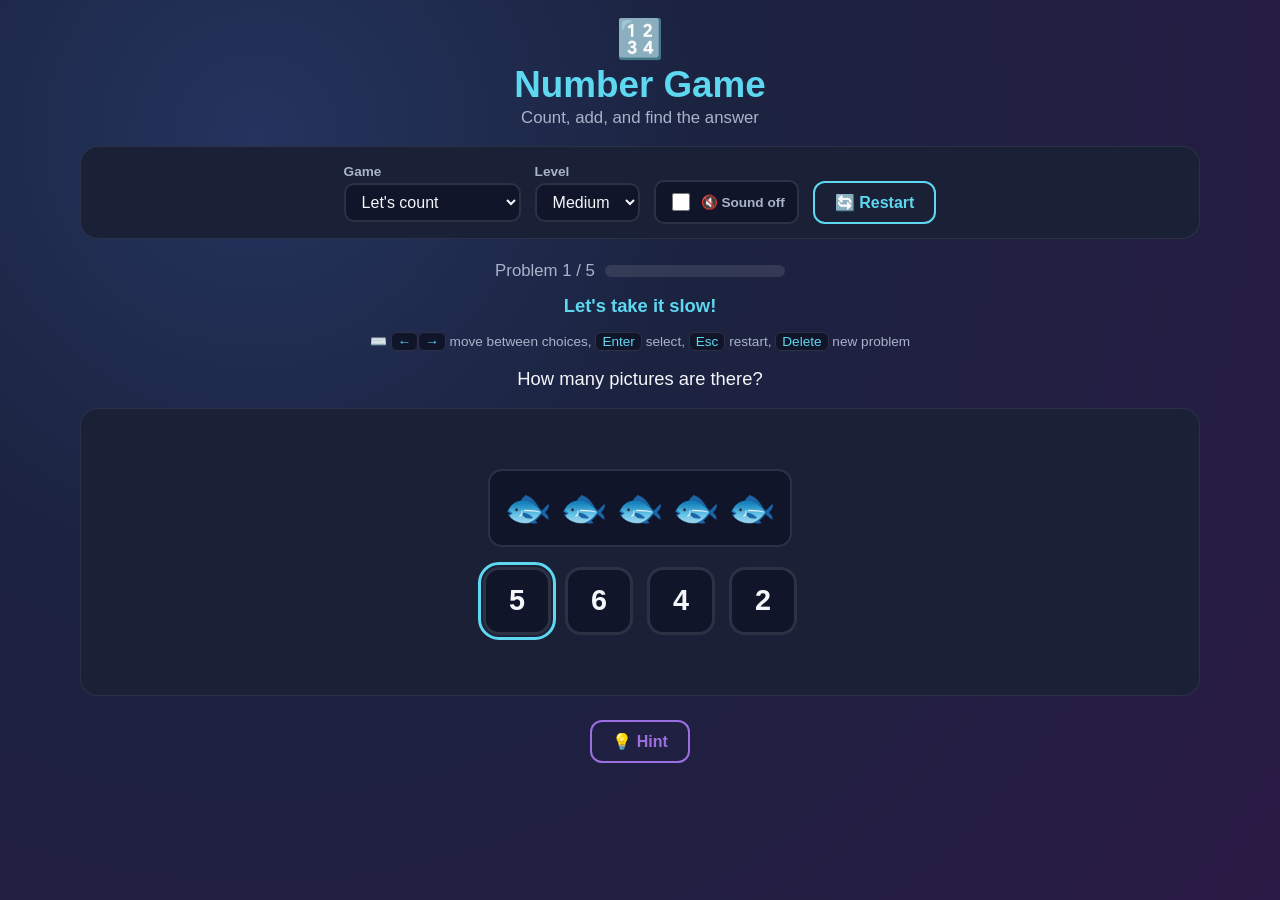
<file: game.html>
<!DOCTYPE html>
<html lang="en">
<head>
<meta charset="UTF-8">
<meta name="viewport" content="width=device-width, initial-scale=1.0">
<title>Number Game</title>
<style>
  :root{
    --bg-top: #1b2340;
    --bg-bottom: #2a1a45;
    --panel: #1a2036;
    --panel-border: rgba(255,255,255,0.08);
    --ink: #F4F6FA;
    --ink-soft: #A9B3C9;
    --teal: #5DD8F0;
    --teal-dark: #3FB9DC;
    --lilac: #9C6FE0;
    --success: #6FE0A0;
    --success-bg: rgba(111, 224, 160, 0.12);
    --try-again: #F0B15D;
    --try-again-bg: rgba(240, 177, 93, 0.12);
    --hint-bg: rgba(156, 111, 224, 0.14);
    --hint-border: rgba(156, 111, 224, 0.5);
    --border: rgba(255,255,255,0.12);
    --focus: #5DD8F0;
    --radius: 18px;
  }

  * { box-sizing: border-box; }

  html, body {
    margin: 0;
    padding: 0;
    background: radial-gradient(circle at 20% 15%, #24345e 0%, var(--bg-top) 35%, var(--bg-bottom) 100%);
    background-attachment: fixed;
    color: var(--ink);
    font-family: 'Trebuchet MS', Verdana, 'Segoe UI', sans-serif;
    min-height: 100vh;
  }

  .app { max-width: 90vw; margin: 0 auto; padding: 20px 16px 100px; }

  header { text-align: center; margin-bottom: 18px; }
  .header-icon { font-size: 2.4rem; line-height: 1; }
  header h1 { font-size: clamp(1.6rem, 5vw, 2.3rem); margin: 6px 0 2px; color: var(--teal); }
  header p { margin: 0; color: var(--ink-soft); font-size: 1.05rem; }

  .controls {
    background: var(--panel);
    border: 1px solid var(--panel-border);
    border-radius: var(--radius);
    padding: 14px 18px;
    display: flex;
    flex-wrap: wrap;
    gap: 14px;
    align-items: center;
    justify-content: center;
    margin-bottom: 22px;
  }
  .control-group { display: flex; flex-direction: column; align-items: flex-start; gap: 4px; }
  .control-group label { font-size: 0.85rem; color: var(--ink-soft); font-weight: bold; }

  select, .icon-toggle {
    font-family: inherit;
    font-size: 1rem;
    padding: 8px 12px;
    border-radius: 10px;
    border: 2px solid var(--border);
    background: #10152a;
    color: var(--ink);
  }

  select:focus, .icon-toggle:focus, button:focus, .choice-btn:focus {
    outline: 3px solid var(--focus);
    outline-offset: 2px;
  }

  .icon-toggle { display: flex; align-items: center; gap: 8px; cursor: pointer; user-select: none; }
  .icon-toggle input { width: 18px; height: 18px; cursor: pointer; }

  .btn {
    font-family: inherit;
    font-size: 1rem;
    font-weight: bold;
    padding: 10px 20px;
    border-radius: 12px;
    border: none;
    cursor: pointer;
    background: linear-gradient(90deg, var(--teal), var(--lilac));
    color: #10152a;
    transition: filter 0.15s ease, transform 0.1s ease;
  }
  .btn:hover { filter: brightness(1.08); }
  .btn:active { transform: scale(0.97); }
  .btn.secondary { background: transparent; color: var(--teal); border: 2px solid var(--teal); }
  .btn.secondary:hover { background: rgba(93, 216, 240, 0.1); }
  .btn.ghost { background: transparent; color: var(--lilac); border: 2px solid var(--lilac); }
  .btn.ghost:hover { background: rgba(156, 111, 224, 0.12); }
  .btn:disabled { opacity: 0.5; cursor: default; }

  .status-bar { display: flex; justify-content: center; align-items: center; gap: 10px; margin-bottom: 14px; font-size: 1.05rem; color: var(--ink-soft); }
  .progress-track { width: 180px; height: 12px; background: rgba(255,255,255,0.1); border-radius: 8px; overflow: hidden; }
  .progress-fill { height: 100%; background: linear-gradient(90deg, var(--teal), var(--lilac)); width: 0%; transition: width 0.3s ease; }

  .message-banner { text-align: center; min-height: 32px; font-size: 1.15rem; font-weight: bold; color: var(--teal); margin-bottom: 6px; }
  .prompt { text-align: center; font-size: 1.15rem; color: var(--ink); margin-bottom: 18px; }

  .kb-hint {
    text-align: center;
    font-size: 0.85rem;
    color: var(--ink-soft);
    margin: 0 0 14px;
  }
  .kb-hint kbd {
    background: #10152a;
    border: 1px solid var(--border);
    border-radius: 6px;
    padding: 1px 6px;
    font-family: inherit;
    color: var(--teal);
  }

  .hint-box {
    display: none; text-align: center; background: var(--hint-bg); border: 2px solid var(--hint-border);
    border-radius: 12px; padding: 10px 16px; margin: 0 auto 18px; max-width: 480px; color: #D9CBFA; font-size: 1rem;
  }
  .hint-box.visible { display: block; }

  .game-panel { background: var(--panel); border: 1px solid var(--panel-border); border-radius: var(--radius); padding: 60px 20px; }

  .objects-row { display: flex; flex-wrap: wrap; justify-content: center; gap: 10px; margin-bottom: 20px; }
  .obj-group { display: flex; flex-wrap: wrap; justify-content: center; gap: 8px; padding: 14px; background: #10152a; border: 2px solid var(--border); border-radius: 14px; min-width: 140px; }
  .obj { font-size: 2.4rem; }
  .plus-sign { font-size: 2.6rem; color: var(--lilac); font-weight: bold; display: flex; align-items: center; }

  .choices-row { display: flex; flex-wrap: wrap; justify-content: center; gap: 14px; }
  .choice-btn {
    min-width: 68px; height: 68px; padding: 0 12px; border-radius: 16px; border: 3px solid var(--border);
    background: #10152a; font-size: 1.8rem; font-weight: bold; cursor: pointer; color: var(--ink);
    display: flex; align-items: center; justify-content: center;
    transition: border-color 0.15s ease, background 0.15s ease, transform 0.1s ease;
  }
  .choice-btn:hover:not(:disabled) { border-color: var(--teal); transform: translateY(-1px); }
  .choice-btn.correct { border-color: var(--success); background: var(--success-bg); }
  .choice-btn.shake { border-color: var(--try-again); background: var(--try-again-bg); }
  @media (prefers-reduced-motion: no-preference) {
    .choice-btn.shake { animation: shake 0.4s ease; }
    .choice-btn.correct { animation: pulse 0.35s ease; }
  }
  @keyframes shake { 0%,100%{transform:translateX(0);} 25%{transform:translateX(-4px);} 75%{transform:translateX(4px);} }
  @keyframes pulse { 0%{transform:scale(1);} 50%{transform:scale(1.08);} 100%{transform:scale(1);} }

  .next-row { text-align: center; margin-top: 24px; }

  .celebration { text-align: center; background: var(--panel); border: 2px solid var(--success); border-radius: var(--radius); padding: 26px 18px; }
  .celebration .big-emoji { font-size: 3rem; }
  .celebration h2 { color: var(--teal); margin: 6px 0; }
  .celebration p { color: var(--ink-soft); margin: 0 0 16px; }
</style>
</head>
<body>
<div class="app">
  <header>
    <div class="header-icon" aria-hidden="true">🔢</div>
    <h1>Number Game</h1>
    <p>Count, add, and find the answer</p>
  </header>

  <div class="controls">
    <div class="control-group">
      <label for="mode-select">Game</label>
      <select id="mode-select">
        <option value="count">Let's count</option>
        <option value="add">Addition problems</option>
      </select>
    </div>
    <div class="control-group">
      <label for="difficulty-select">Level</label>
      <select id="difficulty-select">
        <option value="easy">Easy</option>
        <option value="medium" selected>Medium</option>
        <option value="hard">Hard</option>
      </select>
    </div>
    <div class="control-group">
      <label for="sound-toggle">&nbsp;</label>
      <label class="icon-toggle" for="sound-toggle">
        <input type="checkbox" id="sound-toggle">
        <span id="sound-label">🔇 Sound off</span>
      </label>
    </div>
    <div class="control-group">
      <label>&nbsp;</label>
      <button class="btn secondary" id="restart-btn">🔄 Restart</button>
    </div>
  </div>

  <div class="status-bar">
    <span id="progress-text">Problem 1 / 5</span>
    <div class="progress-track" role="progressbar" aria-valuemin="0" aria-valuemax="5" aria-valuenow="0" id="progress-bar">
      <div class="progress-fill" id="progress-fill"></div>
    </div>
  </div>

  <div class="message-banner" id="message-banner" aria-live="polite">Let's take it slow!</div>
  <p class="kb-hint">⌨️ <kbd>←</kbd><kbd>→</kbd> move between choices, <kbd>Enter</kbd> select, <kbd>Esc</kbd> restart, <kbd>Delete</kbd> new problem</p>

  <div id="play-area">
    <p class="prompt" id="prompt-text">How many?</p>
    <div class="hint-box" id="hint-box"></div>

    <div class="game-panel">
      <div class="objects-row" id="objects-row"></div>
      <div class="choices-row" id="choices-row"></div>
    </div>

    <div class="next-row">
      <button class="btn ghost" id="hint-btn">💡 Hint</button>
      <button class="btn" id="next-btn" style="display:none;">Next problem →</button>
    </div>
  </div>

  <div class="celebration" id="celebration" style="display:none;" role="status">
    <div class="big-emoji" aria-hidden="true">🎉</div>
    <h2>Great job!</h2>
    <p>You solved all 5 problems.</p>
    <button class="btn" id="play-again-btn">Play again</button>
  </div>
</div>

<script>
  // ---- Bridge to the local Flask server (server.py) ----
  // The voice assistant script polls Flask's /current_problem, so every
  // time a round renders or is solved we push the latest state there.
  const BRIDGE_URL = 'http://localhost:5000/update';

  function reportProblemToServer(solvedFlag) {
    if (!currentRound) return;
    const payload = {
      type: currentRound.type,
      prompt: currentRound.prompt,
      hint: currentRound.hint,
      answer: currentRound.answer,
      solved: !!solvedFlag,
    };
    fetch(BRIDGE_URL, {
      method: 'POST',
      headers: { 'Content-Type': 'application/json' },
      body: JSON.stringify(payload),
    }).catch(() => {
      // Bridge server may not be running (e.g. testing in a plain browser
      // tab) — fail silently so the game itself never breaks.
    });
  }

  const OBJECT_ICONS = ["🍎","🍌","🍓","⭐","🐶","🐱","🎈","🚗","🌸","🐟"];
  const TOTAL_ROUNDS = 5;

  const modeSelect = document.getElementById('mode-select');
  const difficultySelect = document.getElementById('difficulty-select');
  const soundToggle = document.getElementById('sound-toggle');
  const soundLabel = document.getElementById('sound-label');
  const restartBtn = document.getElementById('restart-btn');
  const playAgainBtn = document.getElementById('play-again-btn');
  const progressText = document.getElementById('progress-text');
  const progressFill = document.getElementById('progress-fill');
  const progressBar = document.getElementById('progress-bar');
  const messageBanner = document.getElementById('message-banner');
  const promptText = document.getElementById('prompt-text');
  const hintBox = document.getElementById('hint-box');
  const hintBtn = document.getElementById('hint-btn');
  const nextBtn = document.getElementById('next-btn');
  const playArea = document.getElementById('play-area');
  const celebration = document.getElementById('celebration');
  const objectsRow = document.getElementById('objects-row');
  const choicesRow = document.getElementById('choices-row');

  let currentRoundIndex = 0;
  let currentRound = null;
  let solved = false;
  let audioCtx = null;

  function focusFirstChoice(container) {
    const el = container.querySelector('button:not([disabled]), [role="button"]:not(.disabled)');
    if (el) el.focus();
  }

  function attachRovingNav(container) {
    container.addEventListener('keydown', (e) => {
      if (!['ArrowRight', 'ArrowDown', 'ArrowLeft', 'ArrowUp'].includes(e.key)) return;
      const items = Array.from(container.querySelectorAll('button:not([disabled]), [role="button"]:not(.disabled)'));
      if (!items.length) return;
      const currentIndex = items.indexOf(document.activeElement);
      let nextIndex;
      if (e.key === 'ArrowRight' || e.key === 'ArrowDown') {
        nextIndex = currentIndex < 0 ? 0 : (currentIndex + 1) % items.length;
      } else {
        nextIndex = currentIndex < 0 ? items.length - 1 : (currentIndex - 1 + items.length) % items.length;
      }
      e.preventDefault();
      items[nextIndex].focus();
    });
  }

  attachRovingNav(choicesRow);

document.addEventListener('keydown', (e) => {
    const tag = (e.target.tagName || '').toLowerCase();
    if (tag === 'select') return;
    if (e.key === 'Escape') {
      e.preventDefault();
      window.location.href = 'index_en.html';
    } else if (e.key === 'Delete') {
      e.preventDefault();
      renderRound();
    }
  });

  function shuffle(arr) {
    const a = arr.slice();
    for (let i = a.length - 1; i > 0; i--) {
      const j = Math.floor(Math.random() * (i + 1));
      [a[i], a[j]] = [a[j], a[i]];
    }
    return a;
  }

  function playTone(freqs, duration) {
    if (!soundToggle.checked) return;
    try {
      if (!audioCtx) audioCtx = new (window.AudioContext || window.webkitAudioContext)();
      const now = audioCtx.currentTime;
      freqs.forEach((freq, i) => {
        const osc = audioCtx.createOscillator();
        const gain = audioCtx.createGain();
        osc.type = 'sine';
        osc.frequency.value = freq;
        gain.gain.setValueAtTime(0.001, now);
        gain.gain.linearRampToValueAtTime(0.08, now + 0.02 + i * 0.08);
        gain.gain.exponentialRampToValueAtTime(0.001, now + duration + i * 0.08);
        osc.connect(gain);
        gain.connect(audioCtx.destination);
        osc.start(now + i * 0.08);
        osc.stop(now + duration + i * 0.08 + 0.05);
      });
    } catch (e) {}
  }
  function playSuccessSound() { playTone([523.25, 659.25, 783.99], 0.25); }
  function playTrySound() { playTone([349.23], 0.2); }

  soundToggle.addEventListener('change', () => {
    soundLabel.textContent = soundToggle.checked ? '🔊 Sound on' : '🔇 Sound off';
  });

  function numberChoices(answer, maxVal, count) {
    const pool = new Set([answer]);
    while (pool.size < count) {
      const candidate = Math.max(0, Math.min(maxVal, answer + (Math.floor(Math.random() * 7) - 3)));
      pool.add(candidate);
    }
    return shuffle([...pool]);
  }

  function buildCountRound(difficulty) {
    const range = difficulty === 'easy' ? [1,5] : difficulty === 'medium' ? [3,10] : [6,15];
    const n = Math.floor(Math.random() * (range[1]-range[0]+1)) + range[0];
    const icon = OBJECT_ICONS[Math.floor(Math.random() * OBJECT_ICONS.length)];
    const choiceCount = difficulty === 'easy' ? 3 : 4;
    return {
      type: 'count', icon, n, answer: n,
      choices: numberChoices(n, range[1] + 3, choiceCount),
      prompt: 'How many pictures are there?',
      hint: `Try counting one, two, three... There are ${n} in total.`,
    };
  }

  function buildAddRound(difficulty) {
    const range = difficulty === 'easy' ? [1,5] : difficulty === 'medium' ? [1,8] : [1,12];
    const a = Math.floor(Math.random() * (range[1]-range[0]+1)) + range[0];
    const b = Math.floor(Math.random() * (range[1]-range[0]+1)) + range[0];
    const icon = OBJECT_ICONS[Math.floor(Math.random() * OBJECT_ICONS.length)];
    const sum = a + b;
    const choiceCount = difficulty === 'easy' ? 3 : 4;
    return {
      type: 'add', icon, a, b, answer: sum,
      choices: numberChoices(sum, range[1]*2 + 3, choiceCount),
      prompt: 'How many are there altogether?',
      hint: `Start with ${a}, then add ${b}. ${a} + ${b} = ${sum}.`,
    };
  }

  function generateRound() {
    const mode = modeSelect.value;
    const difficulty = difficultySelect.value;
    return mode === 'count' ? buildCountRound(difficulty) : buildAddRound(difficulty);
  }

  function renderRound() {
    solved = false;
    hintBox.classList.remove('visible');
    hintBox.textContent = '';
    nextBtn.style.display = 'none';
    messageBanner.textContent = "Let's take it slow!";

    currentRound = generateRound();
    promptText.textContent = currentRound.prompt;

    objectsRow.innerHTML = '';
    if (currentRound.type === 'count') {
      const group = document.createElement('div');
      group.className = 'obj-group';
      for (let i = 0; i < currentRound.n; i++) {
        const span = document.createElement('span');
        span.className = 'obj';
        span.textContent = currentRound.icon;
        span.setAttribute('aria-hidden', 'true');
        group.appendChild(span);
      }
      objectsRow.appendChild(group);
    } else {
      const groupA = document.createElement('div');
      groupA.className = 'obj-group';
      for (let i = 0; i < currentRound.a; i++) {
        const span = document.createElement('span');
        span.className = 'obj';
        span.textContent = currentRound.icon;
        groupA.appendChild(span);
      }
      const plus = document.createElement('div');
      plus.className = 'plus-sign';
      plus.textContent = '+';
      const groupB = document.createElement('div');
      groupB.className = 'obj-group';
      for (let i = 0; i < currentRound.b; i++) {
        const span = document.createElement('span');
        span.className = 'obj';
        span.textContent = currentRound.icon;
        groupB.appendChild(span);
      }
      objectsRow.appendChild(groupA);
      objectsRow.appendChild(plus);
      objectsRow.appendChild(groupB);
    }

    choicesRow.innerHTML = '';
    currentRound.choices.forEach(num => {
      const btn = document.createElement('button');
      btn.className = 'choice-btn';
      btn.textContent = num;
      btn.setAttribute('aria-label', `Answer ${num}`);
      btn.addEventListener('click', () => handleChoice(btn, num));
      choicesRow.appendChild(btn);
    });
    focusFirstChoice(choicesRow);

    updateProgress();
    reportProblemToServer(false);
  }

  function handleChoice(btn, num) {
    if (solved) return;
    if (num === currentRound.answer) {
      solved = true;
      btn.classList.add('correct');
      choicesRow.querySelectorAll('.choice-btn').forEach(b => b.disabled = true);
      messageBanner.textContent = 'Great job! 🌟';
      playSuccessSound();
      nextBtn.style.display = 'inline-block';
      nextBtn.focus();
      reportProblemToServer(true);
    } else {
      btn.classList.add('shake');
      messageBanner.textContent = 'Try again, you can do it!';
      playTrySound();
      setTimeout(() => btn.classList.remove('shake'), 450);
    }
  }

  function updateProgress() {
    progressText.textContent = `Problem ${currentRoundIndex + 1} / ${TOTAL_ROUNDS}`;
    const pct = (currentRoundIndex / TOTAL_ROUNDS) * 100;
    progressFill.style.width = pct + '%';
    progressBar.setAttribute('aria-valuenow', currentRoundIndex);
  }

  function showCelebration() {
    playArea.style.display = 'none';
    messageBanner.textContent = '';
    celebration.style.display = 'block';
  }

  function startSession() {
    currentRoundIndex = 0;
    playArea.style.display = 'block';
    celebration.style.display = 'none';
    renderRound();
  }

  hintBtn.addEventListener('click', () => {
    hintBox.textContent = '💡 ' + currentRound.hint;
    hintBox.classList.add('visible');
  });

  nextBtn.addEventListener('click', () => {
    currentRoundIndex++;
    if (currentRoundIndex >= TOTAL_ROUNDS) {
      progressFill.style.width = '100%';
      showCelebration();
    } else {
      renderRound();
    }
  });

  restartBtn.addEventListener('click', startSession);
  playAgainBtn.addEventListener('click', startSession);
  modeSelect.addEventListener('change', startSession);
  difficultySelect.addEventListener('change', startSession);

  startSession();
</script>
</body>
</html>
</file>
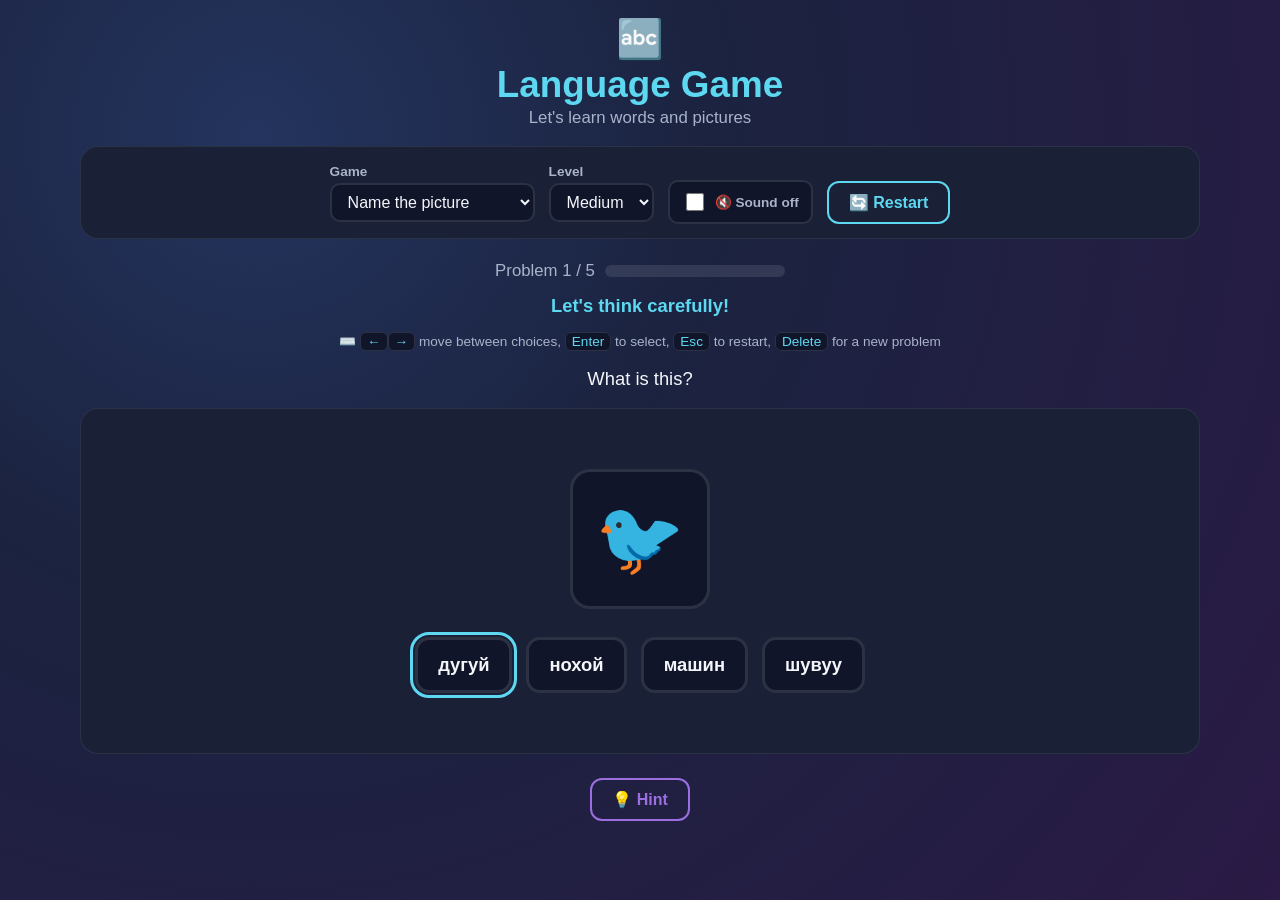
<file: language_game.html>
<!DOCTYPE html>
<html lang="en">
<head>
<meta charset="UTF-8">
<meta name="viewport" content="width=device-width, initial-scale=1.0">
<title>Language Game</title>
<style>
  :root{
    --bg-top: #1b2340;
    --bg-bottom: #2a1a45;
    --panel: #1a2036;
    --panel-border: rgba(255,255,255,0.08);
    --ink: #F4F6FA;
    --ink-soft: #A9B3C9;
    --teal: #5DD8F0;
    --teal-dark: #3FB9DC;
    --lilac: #9C6FE0;
    --success: #6FE0A0;
    --success-bg: rgba(111, 224, 160, 0.12);
    --try-again: #F0B15D;
    --try-again-bg: rgba(240, 177, 93, 0.12);
    --hint-bg: rgba(156, 111, 224, 0.14);
    --hint-border: rgba(156, 111, 224, 0.5);
    --border: rgba(255,255,255,0.12);
    --focus: #5DD8F0;
    --radius: 18px;
  }

  * { box-sizing: border-box; }

  html, body {
    margin: 0; padding: 0;
    background: radial-gradient(circle at 20% 15%, #24345e 0%, var(--bg-top) 35%, var(--bg-bottom) 100%);
    background-attachment: fixed;
    color: var(--ink);
    font-family: 'Trebuchet MS', Verdana, 'Segoe UI', sans-serif;
    min-height: 100vh;
  }

  .app { max-width: 90vw; margin: 0 auto; padding: 20px 16px 100px; }

  header { text-align: center; margin-bottom: 18px; }
  .header-icon { font-size: 2.4rem; line-height: 1; }
  header h1 { font-size: clamp(1.6rem, 5vw, 2.3rem); margin: 6px 0 2px; color: var(--teal); }
  header p { margin: 0; color: var(--ink-soft); font-size: 1.05rem; }

  .controls {
    background: var(--panel);
    border: 1px solid var(--panel-border);
    border-radius: var(--radius);
    padding: 14px 18px;
    display: flex;
    flex-wrap: wrap;
    gap: 14px;
    align-items: center;
    justify-content: center;
    margin-bottom: 22px;
  }
  .control-group { display: flex; flex-direction: column; align-items: flex-start; gap: 4px; }
  .control-group label { font-size: 0.85rem; color: var(--ink-soft); font-weight: bold; }

  select, .icon-toggle {
    font-family: inherit; font-size: 1rem; padding: 8px 12px; border-radius: 10px;
    border: 2px solid var(--border); background: #10152a; color: var(--ink);
  }

  select:focus, .icon-toggle:focus, button:focus, .choice-btn:focus, .word-btn:focus {
    outline: 3px solid var(--focus); outline-offset: 2px;
  }

  .icon-toggle { display: flex; align-items: center; gap: 8px; cursor: pointer; user-select: none; }
  .icon-toggle input { width: 18px; height: 18px; cursor: pointer; }

  .btn {
    font-family: inherit; font-size: 1rem; font-weight: bold; padding: 10px 20px; border-radius: 12px;
    border: none; cursor: pointer;
    background: linear-gradient(90deg, var(--teal), var(--lilac));
    color: #10152a;
    transition: filter 0.15s ease, transform 0.1s ease;
  }
  .btn:hover { filter: brightness(1.08); }
  .btn:active { transform: scale(0.97); }
  .btn.secondary { background: transparent; color: var(--teal); border: 2px solid var(--teal); }
  .btn.secondary:hover { background: rgba(93, 216, 240, 0.1); }
  .btn.ghost { background: transparent; color: var(--lilac); border: 2px solid var(--lilac); }
  .btn.ghost:hover { background: rgba(156, 111, 224, 0.12); }
  .btn:disabled { opacity: 0.5; cursor: default; }

  .status-bar { display: flex; justify-content: center; align-items: center; gap: 10px; margin-bottom: 14px; font-size: 1.05rem; color: var(--ink-soft); }
  .progress-track { width: 180px; height: 12px; background: rgba(255,255,255,0.1); border-radius: 8px; overflow: hidden; }
  .progress-fill { height: 100%; background: linear-gradient(90deg, var(--teal), var(--lilac)); width: 0%; transition: width 0.3s ease; }

  .message-banner { text-align: center; min-height: 32px; font-size: 1.15rem; font-weight: bold; color: var(--teal); margin-bottom: 6px; }
  .prompt { text-align: center; font-size: 1.15rem; color: var(--ink); margin-bottom: 18px; }

  .kb-hint {
    text-align: center;
    font-size: 0.85rem;
    color: var(--ink-soft);
    margin: 0 0 14px;
  }
  .kb-hint kbd {
    background: #10152a;
    border: 1px solid var(--border);
    border-radius: 6px;
    padding: 1px 6px;
    font-family: inherit;
    color: var(--teal);
  }

  .hint-box {
    display: none; text-align: center; background: var(--hint-bg); border: 2px solid var(--hint-border);
    border-radius: 12px; padding: 10px 16px; margin: 0 auto 18px; max-width: 480px; color: #D9CBFA; font-size: 1rem;
  }
  .hint-box.visible { display: block; }

  .game-panel { background: var(--panel); border: 1px solid var(--panel-border); border-radius: var(--radius); padding: 60px 20px; }

  /* Picture-word mode */
  .picture-box {
    width: 140px; height: 140px; margin: 0 auto 28px; border-radius: 20px;
    background: #10152a; border: 3px solid var(--border);
    display: flex; align-items: center; justify-content: center; font-size: 4.5rem;
  }
  .word-choices { display: flex; flex-wrap: wrap; justify-content: center; gap: 14px; }
  .word-btn {
    font-family: inherit; font-size: 1.15rem; font-weight: bold; padding: 14px 20px; border-radius: 14px;
    border: 3px solid var(--border); background: #10152a; color: var(--ink); cursor: pointer;
    transition: border-color 0.15s ease, background 0.15s ease, transform 0.1s ease;
  }
  .word-btn:hover:not(:disabled) { border-color: var(--teal); transform: translateY(-1px); }
  .word-btn.correct { border-color: var(--success); background: var(--success-bg); }
  .word-btn.shake { border-color: var(--try-again); background: var(--try-again-bg); }

  /* Missing-letter mode */
  .word-row { display: flex; flex-wrap: wrap; justify-content: center; gap: 8px; margin-bottom: 28px; }
  .letter-box {
    width: 62px; height: 72px; border-radius: 12px; background: #10152a; border: 3px solid var(--border);
    display: flex; align-items: center; justify-content: center; font-size: 2rem; font-weight: bold;
  }
  .letter-box.blank { background: var(--hint-bg); border-color: var(--hint-border); color: var(--lilac); }
  .letter-box.filled-correct { background: var(--success-bg); border-color: var(--success); }

  .choices-row { display: flex; flex-wrap: wrap; justify-content: center; gap: 14px; }
  .choice-btn {
    width: 62px; height: 62px; border-radius: 14px; border: 3px solid var(--border);
    background: #10152a; font-size: 1.6rem; font-weight: bold; cursor: pointer; color: var(--ink);
    display: flex; align-items: center; justify-content: center;
    transition: border-color 0.15s ease, background 0.15s ease, transform 0.1s ease;
  }
  .choice-btn:hover:not(:disabled) { border-color: var(--teal); transform: translateY(-1px); }
  .choice-btn.correct { border-color: var(--success); background: var(--success-bg); }
  .choice-btn.shake { border-color: var(--try-again); background: var(--try-again-bg); }

  @media (prefers-reduced-motion: no-preference) {
    .shake { animation: shake 0.4s ease; }
    .correct, .filled-correct { animation: pulse 0.35s ease; }
  }
  @keyframes shake { 0%,100%{transform:translateX(0);} 25%{transform:translateX(-4px);} 75%{transform:translateX(4px);} }
  @keyframes pulse { 0%{transform:scale(1);} 50%{transform:scale(1.08);} 100%{transform:scale(1);} }

  .next-row { text-align: center; margin-top: 24px; }

  .celebration { text-align: center; background: var(--panel); border: 2px solid var(--success); border-radius: var(--radius); padding: 26px 18px; }
  .celebration .big-emoji { font-size: 3rem; }
  .celebration h2 { color: var(--teal); margin: 6px 0; }
  .celebration p { color: var(--ink-soft); margin: 0 0 16px; }
</style>
</head>
<body>
<div class="app">
  <header>
    <div class="header-icon" aria-hidden="true">🔤</div>
    <h1>Language Game</h1>
    <p>Let's learn words and pictures</p>
  </header>

  <div class="controls">
    <div class="control-group">
      <label for="mode-select">Game</label>
      <select id="mode-select">
        <option value="picture">Name the picture</option>
        <option value="letter">Find the missing letter</option>
      </select>
    </div>
    <div class="control-group">
      <label for="difficulty-select">Level</label>
      <select id="difficulty-select">
        <option value="easy">Easy</option>
        <option value="medium" selected>Medium</option>
        <option value="hard">Hard</option>
      </select>
    </div>
    <div class="control-group">
      <label for="sound-toggle">&nbsp;</label>
      <label class="icon-toggle" for="sound-toggle">
        <input type="checkbox" id="sound-toggle">
        <span id="sound-label">🔇 Sound off</span>
      </label>
    </div>
    <div class="control-group">
      <label>&nbsp;</label>
      <button class="btn secondary" id="restart-btn">🔄 Restart</button>
    </div>
  </div>

  <div class="status-bar">
    <span id="progress-text">Problem 1 / 5</span>
    <div class="progress-track" role="progressbar" aria-valuemin="0" aria-valuemax="5" aria-valuenow="0" id="progress-bar">
      <div class="progress-fill" id="progress-fill"></div>
    </div>
  </div>

  <div class="message-banner" id="message-banner" aria-live="polite">Let's think carefully!</div>
  <p class="kb-hint">⌨️ <kbd>←</kbd><kbd>→</kbd> move between choices, <kbd>Enter</kbd> to select, <kbd>Esc</kbd> to restart, <kbd>Delete</kbd> for a new problem</p>

  <div id="play-area">
    <p class="prompt" id="prompt-text">What is this?</p>
    <div class="hint-box" id="hint-box"></div>

    <div class="game-panel">
      <div id="picture-mode-ui">
        <div class="picture-box" id="picture-box"></div>
        <div class="word-choices" id="word-choices"></div>
      </div>
      <div id="letter-mode-ui" style="display:none;">
        <div class="word-row" id="word-row"></div>
        <div class="choices-row" id="letter-choices-row"></div>
      </div>
    </div>

    <div class="next-row">
      <button class="btn ghost" id="hint-btn">💡 Hint</button>
      <button class="btn" id="next-btn" style="display:none;">Next problem →</button>
    </div>
  </div>

  <div class="celebration" id="celebration" style="display:none;" role="status">
    <div class="big-emoji" aria-hidden="true">🎉</div>
    <h2>Great job!</h2>
    <p>You solved all 5 problems.</p>
    <button class="btn" id="play-again-btn">Play again</button>
  </div>
</div>

<script>
  // ---- Bridge to the local Flask server (server.py) ----
  const BRIDGE_URL = 'http://localhost:5000/update';

  function reportProblemToServer(solvedFlag) {
    if (!currentRound) return;
    const payload = {
      type: currentRound.type,
      prompt: promptText.textContent,
      hint: currentRound.hint,
      answer: currentRound.answer,
      solved: !!solvedFlag,
    };
    fetch(BRIDGE_URL, {
      method: 'POST',
      headers: { 'Content-Type': 'application/json' },
      body: JSON.stringify(payload),
    }).catch(() => {
      // Bridge server may not be running — fail silently so the game
      // itself never breaks.
    });
  }

  // NOTE: Vocabulary stays in Mongolian on purpose — this is a Mongolian
  // vocabulary/spelling game, so the words and letters being taught are
  // the actual content of the game, not UI chrome.
  const VOCAB = [
    { word: "нохой", emoji: "🐶" }, { word: "муур", emoji: "🐱" }, { word: "туулай", emoji: "🐰" },
    { word: "заан", emoji: "🐘" }, { word: "арслан", emoji: "🦁" }, { word: "мэлхий", emoji: "🐸" },
    { word: "шувуу", emoji: "🐦" }, { word: "алим", emoji: "🍎" }, { word: "гадил", emoji: "🍌" },
    { word: "жүрж", emoji: "🍊" }, { word: "тарвас", emoji: "🍉" }, { word: "машин", emoji: "🚗" },
    { word: "автобус", emoji: "🚌" }, { word: "дугуй", emoji: "🚲" }, { word: "онгоц", emoji: "✈️" },
    { word: "нар", emoji: "☀️" }, { word: "бороо", emoji: "🌧️" }, { word: "үүл", emoji: "☁️" },
    { word: "цас", emoji: "❄️" }, { word: "ном", emoji: "📖" }, { word: "мод", emoji: "🌳" },
    { word: "гэр", emoji: "🏠" },
  ];

  const LETTER_WORDS_EASY = ["нар", "цас", "мод", "ном", "гар", "ус", "гал"];
  const LETTER_WORDS_MEDIUM = ["нохой", "муур", "алим", "заан", "шувуу", "жүрж"];
  const LETTER_WORDS_HARD = ["туулай", "мэлхий", "автобус", "тарвас", "арслан"];

  const LETTER_POOL = "абвгдежзийклмноөпрстуүфхцчшья".split("");

  const TOTAL_ROUNDS = 5;

  const modeSelect = document.getElementById('mode-select');
  const difficultySelect = document.getElementById('difficulty-select');
  const soundToggle = document.getElementById('sound-toggle');
  const soundLabel = document.getElementById('sound-label');
  const restartBtn = document.getElementById('restart-btn');
  const playAgainBtn = document.getElementById('play-again-btn');
  const progressText = document.getElementById('progress-text');
  const progressFill = document.getElementById('progress-fill');
  const progressBar = document.getElementById('progress-bar');
  const messageBanner = document.getElementById('message-banner');
  const promptText = document.getElementById('prompt-text');
  const hintBox = document.getElementById('hint-box');
  const hintBtn = document.getElementById('hint-btn');
  const nextBtn = document.getElementById('next-btn');
  const playArea = document.getElementById('play-area');
  const celebration = document.getElementById('celebration');
  const pictureUI = document.getElementById('picture-mode-ui');
  const letterUI = document.getElementById('letter-mode-ui');
  const pictureBox = document.getElementById('picture-box');
  const wordChoices = document.getElementById('word-choices');
  const wordRow = document.getElementById('word-row');
  const letterChoicesRow = document.getElementById('letter-choices-row');

  let currentRoundIndex = 0;
  let currentRound = null;
  let solved = false;
  let audioCtx = null;

  function focusFirstChoice(container) {
    const el = container.querySelector('button:not([disabled]), [role="button"]:not(.disabled)');
    if (el) el.focus();
  }

  function attachRovingNav(container) {
    container.addEventListener('keydown', (e) => {
      if (!['ArrowRight', 'ArrowDown', 'ArrowLeft', 'ArrowUp'].includes(e.key)) return;
      const items = Array.from(container.querySelectorAll('button:not([disabled]), [role="button"]:not(.disabled)'));
      if (!items.length) return;
      const currentIndex = items.indexOf(document.activeElement);
      let nextIndex;
      if (e.key === 'ArrowRight' || e.key === 'ArrowDown') {
        nextIndex = currentIndex < 0 ? 0 : (currentIndex + 1) % items.length;
      } else {
        nextIndex = currentIndex < 0 ? items.length - 1 : (currentIndex - 1 + items.length) % items.length;
      }
      e.preventDefault();
      items[nextIndex].focus();
    });
  }

  attachRovingNav(wordChoices);
  attachRovingNav(letterChoicesRow);

document.addEventListener('keydown', (e) => {
    const tag = (e.target.tagName || '').toLowerCase();
    if (tag === 'select') return;
    if (e.key === 'Escape') {
      e.preventDefault();
      window.location.href = 'index_en.html';
    } else if (e.key === 'Delete') {
      e.preventDefault();
      renderRound();
    }
  });
  function shuffle(arr) {
    const a = arr.slice();
    for (let i = a.length - 1; i > 0; i--) {
      const j = Math.floor(Math.random() * (i + 1));
      [a[i], a[j]] = [a[j], a[i]];
    }
    return a;
  }

  function playTone(freqs, duration) {
    if (!soundToggle.checked) return;
    try {
      if (!audioCtx) audioCtx = new (window.AudioContext || window.webkitAudioContext)();
      const now = audioCtx.currentTime;
      freqs.forEach((freq, i) => {
        const osc = audioCtx.createOscillator();
        const gain = audioCtx.createGain();
        osc.type = 'sine';
        osc.frequency.value = freq;
        gain.gain.setValueAtTime(0.001, now);
        gain.gain.linearRampToValueAtTime(0.08, now + 0.02 + i * 0.08);
        gain.gain.exponentialRampToValueAtTime(0.001, now + duration + i * 0.08);
        osc.connect(gain);
        gain.connect(audioCtx.destination);
        osc.start(now + i * 0.08);
        osc.stop(now + duration + i * 0.08 + 0.05);
      });
    } catch (e) {}
  }
  function playSuccessSound() { playTone([523.25, 659.25, 783.99], 0.25); }
  function playTrySound() { playTone([349.23], 0.2); }

  soundToggle.addEventListener('change', () => {
    soundLabel.textContent = soundToggle.checked ? '🔊 Sound on' : '🔇 Sound off';
  });

  function buildPictureRound(difficulty) {
    const choiceCount = difficulty === 'easy' ? 3 : difficulty === 'medium' ? 4 : 5;
    const correct = VOCAB[Math.floor(Math.random() * VOCAB.length)];
    const distractors = shuffle(VOCAB.filter(v => v.word !== correct.word)).slice(0, choiceCount - 1);
    const choices = shuffle([correct, ...distractors]);
    return {
      type: 'picture',
      emoji: correct.emoji,
      answer: correct.word,
      choices: choices.map(c => c.word),
      hint: `The name of this picture starts the same way as "${correct.word}".`,
    };
  }

  function buildLetterRound(difficulty) {
    const wordList = difficulty === 'easy' ? LETTER_WORDS_EASY : difficulty === 'medium' ? LETTER_WORDS_MEDIUM : LETTER_WORDS_HARD;
    const word = wordList[Math.floor(Math.random() * wordList.length)];
    const letters = Array.from(word);
    const blankIndex = Math.floor(Math.random() * letters.length);
    const correctLetter = letters[blankIndex];
    const choiceCount = difficulty === 'easy' ? 3 : 4;
    const distractorPool = shuffle(LETTER_POOL.filter(l => l !== correctLetter));
    const choices = shuffle([correctLetter, ...distractorPool.slice(0, choiceCount - 1)]);
    return {
      type: 'letter',
      word, letters, blankIndex, answer: correctLetter, choices,
      hint: `Say the word out loud and listen for the missing sound: "${word}".`,
    };
  }

  function generateRound() {
    const mode = modeSelect.value;
    const difficulty = difficultySelect.value;
    return mode === 'picture' ? buildPictureRound(difficulty) : buildLetterRound(difficulty);
  }

  function renderRound() {
    solved = false;
    hintBox.classList.remove('visible');
    hintBox.textContent = '';
    nextBtn.style.display = 'none';
    messageBanner.textContent = "Let's think carefully!";

    currentRound = generateRound();

    if (currentRound.type === 'picture') {
      pictureUI.style.display = 'block';
      letterUI.style.display = 'none';
      promptText.textContent = 'What is this?';
      renderPicture(currentRound);
    } else {
      pictureUI.style.display = 'none';
      letterUI.style.display = 'block';
      promptText.textContent = 'Find the missing letter';
      renderLetter(currentRound);
    }

    updateProgress();
    reportProblemToServer(false);
  }

  function renderPicture(round) {
    pictureBox.textContent = round.emoji;
    pictureBox.setAttribute('aria-hidden', 'true');

    wordChoices.innerHTML = '';
    round.choices.forEach(word => {
      const btn = document.createElement('button');
      btn.className = 'word-btn';
      btn.textContent = word;
      btn.addEventListener('click', () => handlePictureChoice(btn, word));
      wordChoices.appendChild(btn);
    });
    focusFirstChoice(wordChoices);
  }

  function handlePictureChoice(btn, word) {
    if (solved) return;
    if (word === currentRound.answer) {
      solved = true;
      btn.classList.add('correct');
      wordChoices.querySelectorAll('.word-btn').forEach(b => b.disabled = true);
      messageBanner.textContent = 'Great job! 🌟';
      playSuccessSound();
      nextBtn.style.display = 'inline-block';
      nextBtn.focus();
      reportProblemToServer(true);
    } else {
      btn.classList.add('shake');
      messageBanner.textContent = 'Try again, you can do it!';
      playTrySound();
      setTimeout(() => btn.classList.remove('shake'), 450);
    }
  }

  function renderLetter(round) {
    wordRow.innerHTML = '';
    round.letters.forEach((letter, i) => {
      const box = document.createElement('div');
      if (i === round.blankIndex) {
        box.className = 'letter-box blank';
        box.id = 'blank-letter-box';
        box.textContent = '?';
      } else {
        box.className = 'letter-box';
        box.textContent = letter;
      }
      wordRow.appendChild(box);
    });

    letterChoicesRow.innerHTML = '';
    round.choices.forEach(letter => {
      const btn = document.createElement('button');
      btn.className = 'choice-btn';
      btn.textContent = letter;
      btn.setAttribute('aria-label', `Select the letter "${letter}"`);
      btn.addEventListener('click', () => handleLetterChoice(btn, letter));
      letterChoicesRow.appendChild(btn);
    });
    focusFirstChoice(letterChoicesRow);
  }

  function handleLetterChoice(btn, letter) {
    if (solved) return;
    if (letter === currentRound.answer) {
      solved = true;
      const blank = document.getElementById('blank-letter-box');
      blank.textContent = letter;
      blank.classList.remove('blank');
      blank.classList.add('filled-correct');
      btn.classList.add('correct');
      letterChoicesRow.querySelectorAll('.choice-btn').forEach(b => b.disabled = true);
      messageBanner.textContent = 'Great job! 🌟';
      playSuccessSound();
      nextBtn.style.display = 'inline-block';
      nextBtn.focus();
      reportProblemToServer(true);
    } else {
      btn.classList.add('shake');
      messageBanner.textContent = 'Try again, you can do it!';
      playTrySound();
      setTimeout(() => btn.classList.remove('shake'), 450);
    }
  }

  function updateProgress() {
    progressText.textContent = `Problem ${currentRoundIndex + 1} / ${TOTAL_ROUNDS}`;
    const pct = (currentRoundIndex / TOTAL_ROUNDS) * 100;
    progressFill.style.width = pct + '%';
    progressBar.setAttribute('aria-valuenow', currentRoundIndex);
  }

  function showCelebration() {
    playArea.style.display = 'none';
    messageBanner.textContent = '';
    celebration.style.display = 'block';
  }

  function startSession() {
    currentRoundIndex = 0;
    playArea.style.display = 'block';
    celebration.style.display = 'none';
    renderRound();
  }

  hintBtn.addEventListener('click', () => {
    hintBox.textContent = '💡 ' + currentRound.hint;
    hintBox.classList.add('visible');
  });

  nextBtn.addEventListener('click', () => {
    currentRoundIndex++;
    if (currentRoundIndex >= TOTAL_ROUNDS) {
      progressFill.style.width = '100%';
      showCelebration();
    } else {
      renderRound();
    }
  });

  restartBtn.addEventListener('click', startSession);
  playAgainBtn.addEventListener('click', startSession);
  modeSelect.addEventListener('change', startSession);
  difficultySelect.addEventListener('change', startSession);

  startSession();
</script>
</body>
</html>
</file>
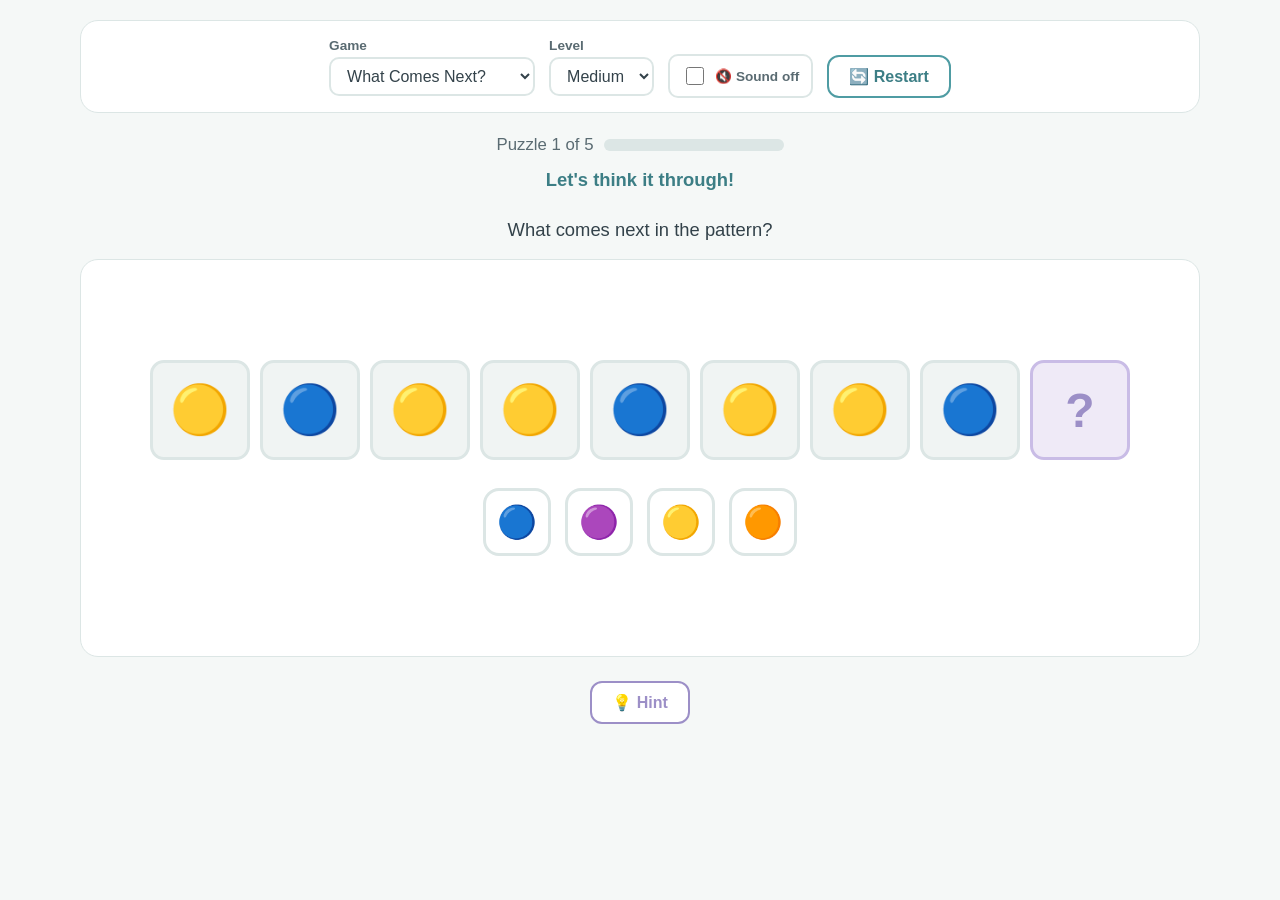
<file: logic-land-game.html>
<!DOCTYPE html>
<html lang="en">
<head>
<meta charset="UTF-8">
<meta name="viewport" content="width=device-width, initial-scale=1.0">
<title>Logic Land: Patterns & Groups</title>
<style>
  :root{
    --bg: #F5F8F7;
    --panel: #FFFFFF;
    --ink: #33424A;
    --ink-soft: #5A6B72;
    --teal: #4F9CA3;
    --teal-dark: #3C7E85;
    --lilac: #9C8FC7;
    --success: #7FB88A;
    --success-bg: #E8F5EA;
    --try-again: #E3A857;
    --try-again-bg: #FBF1DF;
    --hint-bg: #EFEAF7;
    --hint-border: #C9BCE6;
    --border: #DCE6E5;
    --focus: #2E6E75;
    --radius: 18px;
  }

  * { box-sizing: border-box; }

  html, body {
    margin: 0;
    padding: 0;
    background: var(--bg);
    color: var(--ink);
    font-family: 'Trebuchet MS', Verdana, 'Segoe UI', sans-serif;
    min-height: 100vh;
  }

  .app {
    max-width: 90vw;
    margin: 0 auto;
    padding: 20px 16px 100px;
  }

  header { text-align: center; margin-bottom: 18px; }
  .header-icon { font-size: 2.4rem; line-height: 1; }
  header h1 {
    font-size: clamp(1.6rem, 5vw, 2.3rem);
    margin: 6px 0 2px;
    color: var(--teal-dark);
  }
  header p { margin: 0; color: var(--ink-soft); font-size: 1.05rem; }

  .controls {
    background: var(--panel);
    border: 1px solid var(--border);
    border-radius: var(--radius);
    padding: 14px 18px;
    display: flex;
    flex-wrap: wrap;
    gap: 14px;
    align-items: center;
    justify-content: center;
    margin-bottom: 22px;
  }
  .control-group { display: flex; flex-direction: column; align-items: flex-start; gap: 4px; }
  .control-group label { font-size: 0.85rem; color: var(--ink-soft); font-weight: bold; }

  select, .icon-toggle {
    font-family: inherit;
    font-size: 1rem;
    padding: 8px 12px;
    border-radius: 10px;
    border: 2px solid var(--border);
    background: #fff;
    color: var(--ink);
  }

  select:focus, .icon-toggle:focus, button:focus, .card:focus, .choice-btn:focus {
    outline: 3px solid var(--focus);
    outline-offset: 2px;
  }

  .icon-toggle { display: flex; align-items: center; gap: 8px; cursor: pointer; user-select: none; }
  .icon-toggle input { width: 18px; height: 18px; cursor: pointer; }

  .btn {
    font-family: inherit;
    font-size: 1rem;
    font-weight: bold;
    padding: 10px 20px;
    border-radius: 12px;
    border: none;
    cursor: pointer;
    background: var(--teal);
    color: #fff;
    transition: background 0.15s ease, transform 0.1s ease;
  }
  .btn:hover { background: var(--teal-dark); }
  .btn:active { transform: scale(0.97); }
  .btn.secondary { background: #fff; color: var(--teal-dark); border: 2px solid var(--teal); }
  .btn.secondary:hover { background: #EAF4F4; }
  .btn.ghost { background: #fff; color: var(--lilac); border: 2px solid var(--lilac); }
  .btn.ghost:hover { background: #F4F1FA; }
  .btn:disabled { opacity: 0.5; cursor: default; }

  .status-bar {
    display: flex;
    justify-content: center;
    align-items: center;
    gap: 10px;
    margin-bottom: 14px;
    font-size: 1.05rem;
    color: var(--ink-soft);
  }
  .progress-track { width: 180px; height: 12px; background: var(--border); border-radius: 8px; overflow: hidden; }
  .progress-fill { height: 100%; background: var(--success); width: 0%; transition: width 0.3s ease; }

  .message-banner {
    text-align: center;
    min-height: 32px;
    font-size: 1.15rem;
    font-weight: bold;
    color: var(--teal-dark);
    margin-bottom: 6px;
  }

  .prompt {
    text-align: center;
    font-size: 1.15rem;
    color: var(--ink);
    margin-bottom: 18px;
  }

  .hint-box {
    display: none;
    text-align: center;
    background: var(--hint-bg);
    border: 2px solid var(--hint-border);
    border-radius: 12px;
    padding: 10px 16px;
    margin: 0 auto 18px;
    max-width: 480px;
    color: #5B4B8A;
    font-size: 1rem;
  }
  .hint-box.visible { display: block; }

  .game-panel {
    background: var(--panel);
    border: 1px solid var(--border);
    border-radius: var(--radius);
    padding: 100px 20px;
  }

  /* Pattern sequence styles */
  .sequence-row {
    display: flex;
    flex-wrap: wrap;
    justify-content: center;
    gap: 10px;
    margin-bottom: 28px;
  }
  .seq-box {
    width: 100px;
    height: 100px;
    border-radius: 14px;
    background: #F0F4F3;
    border: 3px solid var(--border);
    display: flex;
    align-items: center;
    justify-content: center;
    font-size: 3rem;
  }
  .seq-box.blank {
    background: var(--hint-bg);
    border-color: var(--hint-border);
    color: var(--lilac);
    font-weight: bold;
    font-size: 3rem;
  }
  .seq-box.filled-correct {
    background: var(--success-bg);
    border-color: var(--success);
  }

  .choices-row {
    display: flex;
    flex-wrap: wrap;
    justify-content: center;
    gap: 14px;
  }
  .choice-btn {
    width: 68px;
    height: 68px;
    border-radius: 16px;
    border: 3px solid var(--border);
    background: #fff;
    font-size: 2rem;
    cursor: pointer;
    display: flex;
    align-items: center;
    justify-content: center;
    transition: border-color 0.15s ease, background 0.15s ease, transform 0.1s ease;
  }
  .choice-btn:hover:not(:disabled) { border-color: var(--teal); transform: translateY(-1px); }
  .choice-btn.correct { border-color: var(--success); background: var(--success-bg); }
  .choice-btn.shake { border-color: var(--try-again); background: var(--try-again-bg); }
  @media (prefers-reduced-motion: no-preference) {
    .choice-btn.shake { animation: shake 0.4s ease; }
    .seq-box.filled-correct { animation: pulse 0.35s ease; }
  }
  @keyframes shake {
    0%, 100% { transform: translateX(0); }
    25% { transform: translateX(-4px); }
    75% { transform: translateX(4px); }
  }
  @keyframes pulse {
    0% { transform: scale(1); }
    50% { transform: scale(1.08); }
    100% { transform: scale(1); }
  }

  /* Odd one out styles */
  .odd-grid {
    display: grid;
    grid-template-columns: repeat(auto-fit, minmax(120px, 1fr));
    gap: 14px;
  }
  .odd-card {
    background: #F9FBFA;
    border: 3px solid var(--border);
    border-radius: var(--radius);
    padding: 16px 10px;
    text-align: center;
    cursor: pointer;
    transition: border-color 0.15s ease, background 0.15s ease, transform 0.1s ease, opacity 0.2s ease;
  }
  .odd-card:hover:not(.disabled) { border-color: var(--teal); transform: translateY(-1px); }
  .odd-card .emoji { font-size: 2.4rem; display: block; margin-bottom: 6px; }
  .odd-card .label { font-size: 0.95rem; color: var(--ink-soft); }
  .odd-card.correct { border-color: var(--success); background: var(--success-bg); }
  .odd-card.correct .label { color: var(--teal-dark); font-weight: bold; }
  .odd-card.faded { opacity: 0.45; }
  .odd-card.shake { border-color: var(--try-again); background: var(--try-again-bg); }
  @media (prefers-reduced-motion: no-preference) {
    .odd-card.shake { animation: shake 0.4s ease; }
    .odd-card.correct { animation: pulse 0.35s ease; }
  }

  .next-row { text-align: center; margin-top: 24px; }

  .celebration {
    text-align: center;
    background: var(--success-bg);
    border: 2px solid var(--success);
    border-radius: var(--radius);
    padding: 26px 18px;
  }
  .celebration .big-emoji { font-size: 3rem; }
  .celebration h2 { color: var(--teal-dark); margin: 6px 0; }
  .celebration p { color: var(--ink-soft); margin: 0 0 16px; }

  .sr-only {
    position: absolute; width: 1px; height: 1px; padding: 0; margin: -1px;
    overflow: hidden; clip: rect(0,0,0,0); white-space: nowrap; border: 0;
  }
</style>
</head>
<body>
<div class="app">

  <div class="controls">
    <div class="control-group">
      <label for="mode-select">Game</label>
      <select id="mode-select">
        <option value="pattern">What Comes Next?</option>
        <option value="odd">Find the Different One</option>
      </select>
    </div>
    <div class="control-group">
      <label for="difficulty-select">Level</label>
      <select id="difficulty-select">
        <option value="easy">Easy</option>
        <option value="medium" selected>Medium</option>
        <option value="hard">Hard</option>
      </select>
    </div>
    <div class="control-group">
      <label for="sound-toggle">&nbsp;</label>
      <label class="icon-toggle" for="sound-toggle">
        <input type="checkbox" id="sound-toggle">
        <span id="sound-label">🔇 Sound off</span>
      </label>
    </div>
    <div class="control-group">
      <label>&nbsp;</label>
      <button class="btn secondary" id="restart-btn">🔄 Restart</button>
    </div>
  </div>

  <div class="status-bar">
    <span id="progress-text">Puzzle 1 of 5</span>
    <div class="progress-track" role="progressbar" aria-valuemin="0" aria-valuemax="5" aria-valuenow="0" id="progress-bar">
      <div class="progress-fill" id="progress-fill"></div>
    </div>
  </div>

  <div class="message-banner" id="message-banner" aria-live="polite">Let's think it through!</div>

  <div id="play-area">
    <p class="prompt" id="prompt-text">What comes next?</p>

    <div class="hint-box" id="hint-box"></div>

    <div class="game-panel">
      <div id="pattern-mode-ui">
        <div class="sequence-row" id="sequence-row"></div>
        <div class="choices-row" id="choices-row"></div>
      </div>
      <div id="odd-mode-ui" style="display:none;">
        <div class="odd-grid" id="odd-grid"></div>
      </div>
    </div>

    <div class="next-row">
      <button class="btn ghost" id="hint-btn">💡 Hint</button>
      <button class="btn" id="next-btn" style="display:none;">Next Puzzle →</button>
    </div>
  </div>

  <div class="celebration" id="celebration" style="display:none;" role="status">
    <div class="big-emoji" aria-hidden="true">🎉</div>
    <h2>Wonderful thinking!</h2>
    <p>You solved all 5 puzzles.</p>
    <button class="btn" id="play-again-btn">Play Again</button>
  </div>
</div>

<script>
  const PATTERN_POOL = ["🔴","🟠","🟡","🟢","🔵","🟣"];

  const CATEGORIES = {
    animals: { label: "animals", items: [
      { word: "Dog", emoji: "🐶" }, { word: "Cat", emoji: "🐱" }, { word: "Rabbit", emoji: "🐰" },
      { word: "Elephant", emoji: "🐘" }, { word: "Lion", emoji: "🦁" }, { word: "Turtle", emoji: "🐢" },
      { word: "Frog", emoji: "🐸" }, { word: "Bird", emoji: "🐦" },
    ]},
    fruits: { label: "fruits", items: [
      { word: "Apple", emoji: "🍎" }, { word: "Banana", emoji: "🍌" }, { word: "Grapes", emoji: "🍇" },
      { word: "Strawberry", emoji: "🍓" }, { word: "Orange", emoji: "🍊" }, { word: "Watermelon", emoji: "🍉" },
      { word: "Pineapple", emoji: "🍍" }, { word: "Kiwi", emoji: "🥝" },
    ]},
    vehicles: { label: "vehicles", items: [
      { word: "Car", emoji: "🚗" }, { word: "Bus", emoji: "🚌" }, { word: "Bike", emoji: "🚲" },
      { word: "Train", emoji: "🚆" }, { word: "Boat", emoji: "⛵" }, { word: "Plane", emoji: "✈️" },
      { word: "Truck", emoji: "🚚" }, { word: "Scooter", emoji: "🛴" },
    ]},
    weather: { label: "weather", items: [
      { word: "Sun", emoji: "☀️" }, { word: "Rain", emoji: "🌧️" }, { word: "Cloud", emoji: "☁️" },
      { word: "Snow", emoji: "❄️" }, { word: "Rainbow", emoji: "🌈" }, { word: "Storm", emoji: "⛈️" },
    ]},
  };

  const TOTAL_ROUNDS = 5;

  const modeSelect = document.getElementById('mode-select');
  const difficultySelect = document.getElementById('difficulty-select');
  const soundToggle = document.getElementById('sound-toggle');
  const soundLabel = document.getElementById('sound-label');
  const restartBtn = document.getElementById('restart-btn');
  const playAgainBtn = document.getElementById('play-again-btn');
  const progressText = document.getElementById('progress-text');
  const progressFill = document.getElementById('progress-fill');
  const progressBar = document.getElementById('progress-bar');
  const messageBanner = document.getElementById('message-banner');
  const promptText = document.getElementById('prompt-text');
  const hintBox = document.getElementById('hint-box');
  const hintBtn = document.getElementById('hint-btn');
  const nextBtn = document.getElementById('next-btn');
  const playArea = document.getElementById('play-area');
  const celebration = document.getElementById('celebration');
  const patternUI = document.getElementById('pattern-mode-ui');
  const oddUI = document.getElementById('odd-mode-ui');
  const sequenceRow = document.getElementById('sequence-row');
  const choicesRow = document.getElementById('choices-row');
  const oddGrid = document.getElementById('odd-grid');

  let currentRoundIndex = 0;
  let currentRound = null;
  let solved = false;
  let audioCtx = null;
function navi(){
  
}
  function shuffle(arr) {
    const a = arr.slice();
    for (let i = a.length - 1; i > 0; i--) {
      const j = Math.floor(Math.random() * (i + 1));
      [a[i], a[j]] = [a[j], a[i]];
    }
    return a;
  }

  function playTone(freqs, duration) {
    if (!soundToggle.checked) return;
    try {
      if (!audioCtx) audioCtx = new (window.AudioContext || window.webkitAudioContext)();
      const now = audioCtx.currentTime;
      freqs.forEach((freq, i) => {
        const osc = audioCtx.createOscillator();
        const gain = audioCtx.createGain();
        osc.type = 'sine';
        osc.frequency.value = freq;
        gain.gain.setValueAtTime(0.001, now);
        gain.gain.linearRampToValueAtTime(0.08, now + 0.02 + i * 0.08);
        gain.gain.exponentialRampToValueAtTime(0.001, now + duration + i * 0.08);
        osc.connect(gain);
        gain.connect(audioCtx.destination);
        osc.start(now + i * 0.08);
        osc.stop(now + duration + i * 0.08 + 0.05);
      });
    } catch (e) { /* fail silently */ }
  }
  function playSuccessSound() { playTone([523.25, 659.25, 783.99], 0.25); }
  function playTrySound() { playTone([349.23], 0.2); }

  soundToggle.addEventListener('change', () => {
    soundLabel.textContent = soundToggle.checked ? '🔊 Sound on' : '🔇 Sound off';
  });

  // ---------- Pattern round generation ----------
  function buildPatternRound(difficulty) {
    let unitLength, distinctCount, choiceCount;
    if (difficulty === 'easy') { unitLength = 2; distinctCount = 2; choiceCount = 3; }
    else if (difficulty === 'medium') { unitLength = 3; distinctCount = Math.random() < 0.5 ? 2 : 3; choiceCount = 4; }
    else { unitLength = Math.random() < 0.5 ? 3 : 4; distinctCount = unitLength === 4 ? 4 : (Math.random() < 0.5 ? 2 : 3); choiceCount = 4; }

    const icons = shuffle(PATTERN_POOL).slice(0, distinctCount);
    const unit = [];
    for (let i = 0; i < unitLength; i++) unit.push(icons[i % distinctCount]);

    const baseCycles = 2;
    const extra = Math.floor(Math.random() * unitLength);
    const displayLength = unitLength * baseCycles + extra;
    const sequence = [];
    for (let i = 0; i < displayLength; i++) sequence.push(unit[i % unitLength]);
    const answer = unit[displayLength % unitLength];

    const distractorPool = shuffle(PATTERN_POOL.filter(e => e !== answer));
    const choices = shuffle([answer, ...distractorPool.slice(0, choiceCount - 1)]);

    return {
      type: 'pattern',
      sequence,
      answer,
      choices,
      hint: `This pattern repeats every ${unitLength} picture${unitLength > 1 ? 's' : ''}.`,
    };
  }

  // ---------- Odd one out round generation ----------
  function buildOddRound(difficulty) {
    const totalItems = difficulty === 'easy' ? 4 : (difficulty === 'medium' ? 5 : 6);
    const keys = Object.keys(CATEGORIES);
    const mainKey = keys[Math.floor(Math.random() * keys.length)];
    let oddKey = keys[Math.floor(Math.random() * keys.length)];
    while (oddKey === mainKey) oddKey = keys[Math.floor(Math.random() * keys.length)];

    const mainItems = shuffle(CATEGORIES[mainKey].items).slice(0, totalItems - 1);
    const mainEmojis = new Set(mainItems.map(i => i.emoji));
    let oddCandidates = shuffle(CATEGORIES[oddKey].items).filter(i => !mainEmojis.has(i.emoji));
    const oddItem = oddCandidates[0];

    const combined = shuffle([
      ...mainItems.map(i => ({ ...i, isOdd: false })),
      { ...oddItem, isOdd: true },
    ]);

    return {
      type: 'odd',
      items: combined,
      hint: `Most of these are ${CATEGORIES[mainKey].label}.`,
    };
  }

  function generateRound() {
    const mode = modeSelect.value;
    const difficulty = difficultySelect.value;
    return mode === 'pattern' ? buildPatternRound(difficulty) : buildOddRound(difficulty);
  }

  // ---------- Rendering ----------
  function renderRound() {
    solved = false;
    hintBox.classList.remove('visible');
    hintBox.textContent = '';
    nextBtn.style.display = 'none';
    messageBanner.textContent = 'Let\'s think it through!';

    currentRound = generateRound();

    if (currentRound.type === 'pattern') {
      patternUI.style.display = 'block';
      oddUI.style.display = 'none';
      promptText.textContent = 'What comes next in the pattern?';
      renderPattern(currentRound);
    } else {
      patternUI.style.display = 'none';
      oddUI.style.display = 'block';
      promptText.textContent = 'Click the one that does not belong.';
      renderOdd(currentRound);
    }

    updateProgress();
  }

  function renderPattern(round) {
    sequenceRow.innerHTML = '';
    round.sequence.forEach(icon => {
      const box = document.createElement('div');
      box.className = 'seq-box';
      box.textContent = icon;
      box.setAttribute('aria-hidden', 'true');
      sequenceRow.appendChild(box);
    });
    const blank = document.createElement('div');
    blank.className = 'seq-box blank';
    blank.id = 'blank-box';
    blank.textContent = '?';
    sequenceRow.appendChild(blank);

    choicesRow.innerHTML = '';
    round.choices.forEach(icon => {
      const btn = document.createElement('button');
      btn.className = 'choice-btn';
      btn.textContent = icon;
      btn.setAttribute('aria-label', 'Choose this picture');
      btn.addEventListener('click', () => handlePatternChoice(btn, icon));
      choicesRow.appendChild(btn);
    });
  }

  function handlePatternChoice(btn, icon) {
    if (solved) return;
    if (icon === currentRound.answer) {
      solved = true;
      const blank = document.getElementById('blank-box');
      blank.textContent = icon;
      blank.classList.remove('blank');
      blank.classList.add('filled-correct');
      btn.classList.add('correct');
      choicesRow.querySelectorAll('.choice-btn').forEach(b => b.disabled = true);
      messageBanner.textContent = 'Great thinking! 🌟';
      playSuccessSound();
      nextBtn.style.display = 'inline-block';
    } else {
      btn.classList.add('shake');
      messageBanner.textContent = 'Not quite — try again!';
      playTrySound();
      setTimeout(() => btn.classList.remove('shake'), 450);
    }
  }

  function renderOdd(round) {
    oddGrid.innerHTML = '';
    round.items.forEach(item => {
      const card = document.createElement('div');
      card.className = 'odd-card';
      card.tabIndex = 0;
      card.setAttribute('role', 'button');
      card.setAttribute('aria-label', item.word);
      card.innerHTML = `<span class="emoji" aria-hidden="true">${item.emoji}</span><span class="label">${item.word}</span>`;
      card.addEventListener('click', () => handleOddChoice(card, item, round));
      card.addEventListener('keydown', (e) => {
        if (e.key === 'Enter' || e.key === ' ') { e.preventDefault(); handleOddChoice(card, item, round); }
      });
      oddGrid.appendChild(card);
    });
  }

  function handleOddChoice(card, item, round) {
    if (solved) return;
    if (item.isOdd) {
      solved = true;
      card.classList.add('correct');
      oddGrid.querySelectorAll('.odd-card').forEach(c => {
        if (c !== card) c.classList.add('faded');
        c.classList.add('disabled');
      });
      messageBanner.textContent = 'Great thinking! 🌟';
      playSuccessSound();
      nextBtn.style.display = 'inline-block';
    } else {
      card.classList.add('shake');
      messageBanner.textContent = 'That one belongs with the group — try again!';
      playTrySound();
      setTimeout(() => card.classList.remove('shake'), 450);
    }
  }

  function updateProgress() {
    progressText.textContent = `Puzzle ${currentRoundIndex + 1} of ${TOTAL_ROUNDS}`;
    const pct = (currentRoundIndex / TOTAL_ROUNDS) * 100;
    progressFill.style.width = pct + '%';
    progressBar.setAttribute('aria-valuenow', currentRoundIndex);
  }

  function showCelebration() {
    playArea.style.display = 'none';
    messageBanner.textContent = '';
    celebration.style.display = 'block';
  }

  function startSession() {
    currentRoundIndex = 0;
    playArea.style.display = 'block';
    celebration.style.display = 'none';
    renderRound();
  }

  hintBtn.addEventListener('click', () => {
    hintBox.textContent = '💡 ' + currentRound.hint;
    hintBox.classList.add('visible');
  });

  nextBtn.addEventListener('click', () => {
    currentRoundIndex++;
    if (currentRoundIndex >= TOTAL_ROUNDS) {
      progressFill.style.width = '100%';
      showCelebration();
    } else {
      renderRound();
    }
  });

  restartBtn.addEventListener('click', startSession);
  playAgainBtn.addEventListener('click', startSession);
  modeSelect.addEventListener('change', startSession);
  difficultySelect.addEventListener('change', startSession);

  startSession();
</script>
</body>
</html>
</file>
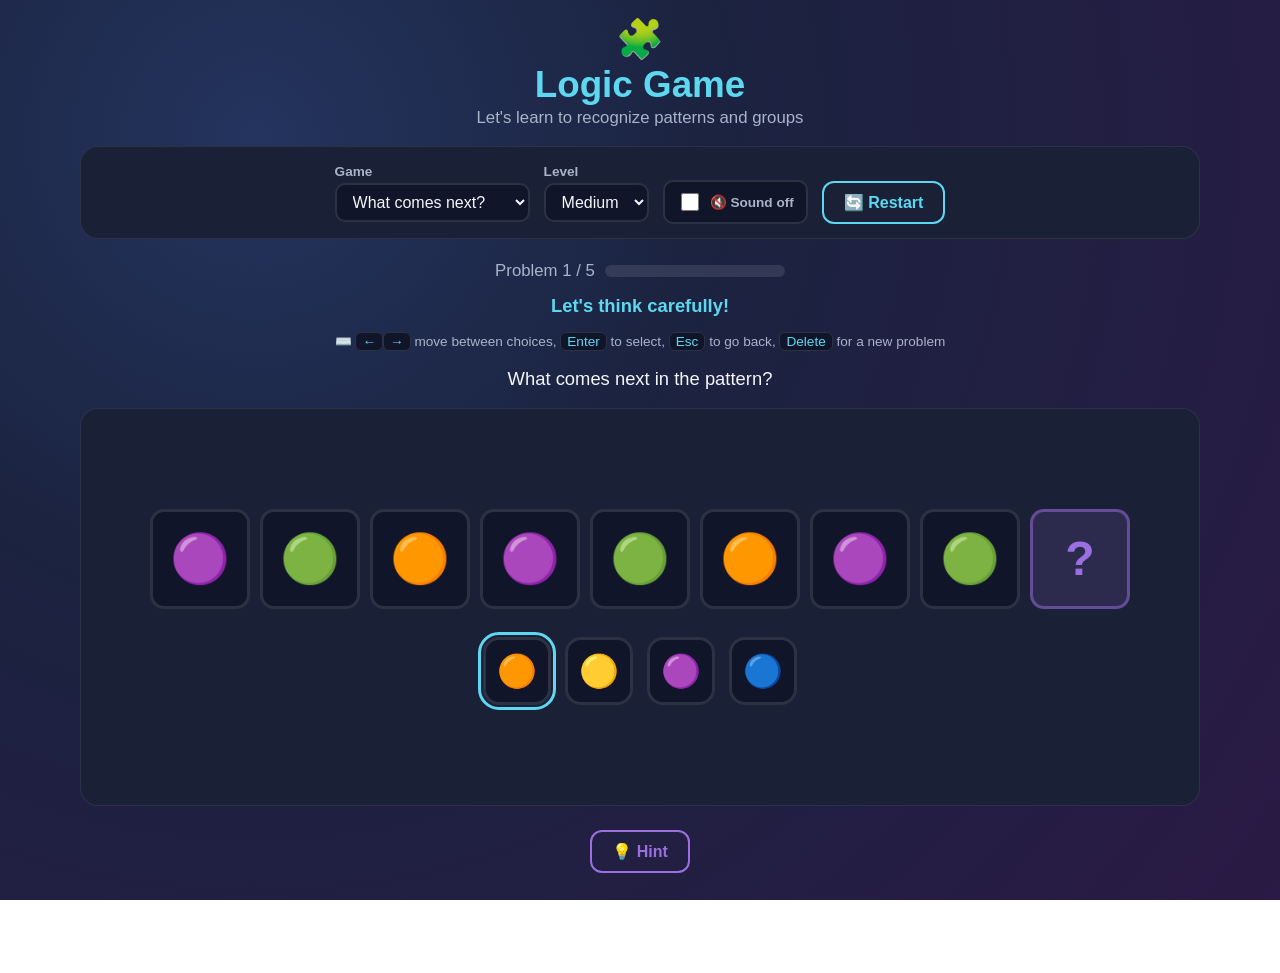
<file: logic_game.html>
<!DOCTYPE html>
<html lang="en">
<head>
<meta charset="UTF-8">
<meta name="viewport" content="width=device-width, initial-scale=1.0">
<title>Logic Game: Patterns &amp; Groups</title>
<style>
  :root{
    --bg-top: #1b2340;
    --bg-bottom: #2a1a45;
    --panel: #1a2036;
    --panel-border: rgba(255,255,255,0.08);
    --ink: #F4F6FA;
    --ink-soft: #A9B3C9;
    --teal: #5DD8F0;
    --teal-dark: #3FB9DC;
    --lilac: #9C6FE0;
    --success: #6FE0A0;
    --success-bg: rgba(111, 224, 160, 0.12);
    --try-again: #F0B15D;
    --try-again-bg: rgba(240, 177, 93, 0.12);
    --hint-bg: rgba(156, 111, 224, 0.14);
    --hint-border: rgba(156, 111, 224, 0.5);
    --border: rgba(255,255,255,0.12);
    --focus: #5DD8F0;
    --radius: 18px;
  }

  * { box-sizing: border-box; }

  html, body {
    margin: 0;
    padding: 0;
    background: radial-gradient(circle at 20% 15%, #24345e 0%, var(--bg-top) 35%, var(--bg-bottom) 100%);
    background-attachment: fixed;
    color: var(--ink);
    font-family: 'Trebuchet MS', Verdana, 'Segoe UI', sans-serif;
    min-height: 100vh;
  }

  .app {
    max-width: 90vw;
    margin: 0 auto;
    padding: 20px 16px 100px;
  }

  header { text-align: center; margin-bottom: 18px; }
  .header-icon { font-size: 2.4rem; line-height: 1; }
  header h1 {
    font-size: clamp(1.6rem, 5vw, 2.3rem);
    margin: 6px 0 2px;
    color: var(--teal);
  }
  header p { margin: 0; color: var(--ink-soft); font-size: 1.05rem; }

  .controls {
    background: var(--panel);
    border: 1px solid var(--panel-border);
    border-radius: var(--radius);
    padding: 14px 18px;
    display: flex;
    flex-wrap: wrap;
    gap: 14px;
    align-items: center;
    justify-content: center;
    margin-bottom: 22px;
  }
  .control-group { display: flex; flex-direction: column; align-items: flex-start; gap: 4px; }
  .control-group label { font-size: 0.85rem; color: var(--ink-soft); font-weight: bold; }

  select, .icon-toggle {
    font-family: inherit;
    font-size: 1rem;
    padding: 8px 12px;
    border-radius: 10px;
    border: 2px solid var(--border);
    background: #10152a;
    color: var(--ink);
  }

  select:focus, .icon-toggle:focus, button:focus, .card:focus, .choice-btn:focus {
    outline: 3px solid var(--focus);
    outline-offset: 2px;
  }

  .icon-toggle { display: flex; align-items: center; gap: 8px; cursor: pointer; user-select: none; }
  .icon-toggle input { width: 18px; height: 18px; cursor: pointer; }

  .btn {
    font-family: inherit;
    font-size: 1rem;
    font-weight: bold;
    padding: 10px 20px;
    border-radius: 12px;
    border: none;
    cursor: pointer;
    background: linear-gradient(90deg, var(--teal), var(--lilac));
    color: #10152a;
    transition: filter 0.15s ease, transform 0.1s ease;
  }
  .btn:hover { filter: brightness(1.08); }
  .btn:active { transform: scale(0.97); }
  .btn.secondary { background: transparent; color: var(--teal); border: 2px solid var(--teal); }
  .btn.secondary:hover { background: rgba(93, 216, 240, 0.1); }
  .btn.ghost { background: transparent; color: var(--lilac); border: 2px solid var(--lilac); }
  .btn.ghost:hover { background: rgba(156, 111, 224, 0.12); }
  .btn:disabled { opacity: 0.5; cursor: default; }

  .status-bar {
    display: flex;
    justify-content: center;
    align-items: center;
    gap: 10px;
    margin-bottom: 14px;
    font-size: 1.05rem;
    color: var(--ink-soft);
  }
  .progress-track { width: 180px; height: 12px; background: rgba(255,255,255,0.1); border-radius: 8px; overflow: hidden; }
  .progress-fill { height: 100%; background: linear-gradient(90deg, var(--teal), var(--lilac)); width: 0%; transition: width 0.3s ease; }

  .message-banner {
    text-align: center;
    min-height: 32px;
    font-size: 1.15rem;
    font-weight: bold;
    color: var(--teal);
    margin-bottom: 6px;
  }

  .prompt {
    text-align: center;
    font-size: 1.15rem;
    color: var(--ink);
    margin-bottom: 18px;
  }

  .kb-hint {
    text-align: center;
    font-size: 0.85rem;
    color: var(--ink-soft);
    margin: 0 0 14px;
  }
  .kb-hint kbd {
    background: #10152a;
    border: 1px solid var(--border);
    border-radius: 6px;
    padding: 1px 6px;
    font-family: inherit;
    color: var(--teal);
  }

  .hint-box {
    display: none;
    text-align: center;
    background: var(--hint-bg);
    border: 2px solid var(--hint-border);
    border-radius: 12px;
    padding: 10px 16px;
    margin: 0 auto 18px;
    max-width: 480px;
    color: #D9CBFA;
    font-size: 1rem;
  }
  .hint-box.visible { display: block; }

  .game-panel {
    background: var(--panel);
    border: 1px solid var(--panel-border);
    border-radius: var(--radius);
    padding: 100px 20px;
  }

  /* Pattern sequence styles */
  .sequence-row {
    display: flex;
    flex-wrap: wrap;
    justify-content: center;
    gap: 10px;
    margin-bottom: 28px;
  }
  .seq-box {
    width: 100px;
    height: 100px;
    border-radius: 14px;
    background: #10152a;
    border: 3px solid var(--border);
    display: flex;
    align-items: center;
    justify-content: center;
    font-size: 3rem;
  }
  .seq-box.blank {
    background: var(--hint-bg);
    border-color: var(--hint-border);
    color: var(--lilac);
    font-weight: bold;
    font-size: 3rem;
  }
  .seq-box.filled-correct {
    background: var(--success-bg);
    border-color: var(--success);
  }

  .choices-row {
    display: flex;
    flex-wrap: wrap;
    justify-content: center;
    gap: 14px;
  }
  .choice-btn {
    width: 68px;
    height: 68px;
    border-radius: 16px;
    border: 3px solid var(--border);
    background: #10152a;
    font-size: 2rem;
    cursor: pointer;
    display: flex;
    align-items: center;
    justify-content: center;
    transition: border-color 0.15s ease, background 0.15s ease, transform 0.1s ease;
  }
  .choice-btn:hover:not(:disabled) { border-color: var(--teal); transform: translateY(-1px); }
  .choice-btn.correct { border-color: var(--success); background: var(--success-bg); }
  .choice-btn.shake { border-color: var(--try-again); background: var(--try-again-bg); }
  @media (prefers-reduced-motion: no-preference) {
    .choice-btn.shake { animation: shake 0.4s ease; }
    .seq-box.filled-correct { animation: pulse 0.35s ease; }
  }
  @keyframes shake {
    0%, 100% { transform: translateX(0); }
    25% { transform: translateX(-4px); }
    75% { transform: translateX(4px); }
  }
  @keyframes pulse {
    0% { transform: scale(1); }
    50% { transform: scale(1.08); }
    100% { transform: scale(1); }
  }

  /* Odd one out styles */
  .odd-grid {
    display: grid;
    grid-template-columns: repeat(auto-fit, minmax(120px, 1fr));
    gap: 14px;
  }
  .odd-card {
    background: #10152a;
    border: 3px solid var(--border);
    border-radius: var(--radius);
    padding: 16px 10px;
    text-align: center;
    cursor: pointer;
    transition: border-color 0.15s ease, background 0.15s ease, transform 0.1s ease, opacity 0.2s ease;
  }
  .odd-card:hover:not(.disabled) { border-color: var(--teal); transform: translateY(-1px); }
  .odd-card .emoji { font-size: 2.4rem; display: block; margin-bottom: 6px; }
  .odd-card .label { font-size: 0.95rem; color: var(--ink-soft); }
  .odd-card.correct { border-color: var(--success); background: var(--success-bg); }
  .odd-card.correct .label { color: var(--teal); font-weight: bold; }
  .odd-card.faded { opacity: 0.45; }
  .odd-card.shake { border-color: var(--try-again); background: var(--try-again-bg); }
  @media (prefers-reduced-motion: no-preference) {
    .odd-card.shake { animation: shake 0.4s ease; }
    .odd-card.correct { animation: pulse 0.35s ease; }
  }

  .next-row { text-align: center; margin-top: 24px; }

  .celebration {
    text-align: center;
    background: var(--panel);
    border: 2px solid var(--success);
    border-radius: var(--radius);
    padding: 26px 18px;
  }
  .celebration .big-emoji { font-size: 3rem; }
  .celebration h2 { color: var(--teal); margin: 6px 0; }
  .celebration p { color: var(--ink-soft); margin: 0 0 16px; }

  .sr-only {
    position: absolute; width: 1px; height: 1px; padding: 0; margin: -1px;
    overflow: hidden; clip: rect(0,0,0,0); white-space: nowrap; border: 0;
  }
</style>
</head>
<body>
<div class="app">

  <header>
    <div class="header-icon" aria-hidden="true">🧩</div>
    <h1>Logic Game</h1>
    <p>Let's learn to recognize patterns and groups</p>
  </header>

  <div class="controls">
    <div class="control-group">
      <label for="mode-select">Game</label>
      <select id="mode-select">
        <option value="pattern">What comes next?</option>
        <option value="odd">Find the odd one out</option>
      </select>
    </div>
    <div class="control-group">
      <label for="difficulty-select">Level</label>
      <select id="difficulty-select">
        <option value="easy">Easy</option>
        <option value="medium" selected>Medium</option>
        <option value="hard">Hard</option>
      </select>
    </div>
    <div class="control-group">
      <label for="sound-toggle">&nbsp;</label>
      <label class="icon-toggle" for="sound-toggle">
        <input type="checkbox" id="sound-toggle">
        <span id="sound-label">🔇 Sound off</span>
      </label>
    </div>
    <div class="control-group">
      <label>&nbsp;</label>
      <button class="btn secondary" id="restart-btn">🔄 Restart</button>
    </div>
  </div>

  <div class="status-bar">
    <span id="progress-text">Problem 1 / 5</span>
    <div class="progress-track" role="progressbar" aria-valuemin="0" aria-valuemax="5" aria-valuenow="0" id="progress-bar">
      <div class="progress-fill" id="progress-fill"></div>
    </div>
  </div>

  <div class="message-banner" id="message-banner" aria-live="polite">Let's think carefully!</div>
  <p class="kb-hint">⌨️ <kbd>←</kbd><kbd>→</kbd> move between choices, <kbd>Enter</kbd> to select, <kbd>Esc</kbd> to go back, <kbd>Delete</kbd> for a new problem</p>

  <div id="play-area">
    <p class="prompt" id="prompt-text">What comes next?</p>

    <div class="hint-box" id="hint-box"></div>

    <div class="game-panel">
      <div id="pattern-mode-ui">
        <div class="sequence-row" id="sequence-row"></div>
        <div class="choices-row" id="choices-row"></div>
      </div>
      <div id="odd-mode-ui" style="display:none;">
        <div class="odd-grid" id="odd-grid"></div>
      </div>
    </div>

    <div class="next-row">
      <button class="btn ghost" id="hint-btn">💡 Hint</button>
      <button class="btn" id="next-btn" style="display:none;">Next problem →</button>
    </div>
  </div>

  <div class="celebration" id="celebration" style="display:none;" role="status">
    <div class="big-emoji" aria-hidden="true">🎉</div>
    <h2>Great job!</h2>
    <p>You solved all 5 problems.</p>
    <button class="btn" id="play-again-btn">Play again</button>
  </div>
</div>

<script>
  // ---- Bridge to the local Flask server (server.py) ----
  // Every time a round renders or is solved, push the latest state to
  // Flask so the voice assistant script can poll /current_problem.
  const BRIDGE_URL = 'http://localhost:5000/update';

  function reportProblemToServer(solvedFlag) {
    if (!currentRound) return;
    const payload = {
      type: currentRound.type,
      prompt: promptText.textContent,
      hint: currentRound.hint,
      answer: currentRound.answer,
      solved: !!solvedFlag,
    };
    fetch(BRIDGE_URL, {
      method: 'POST',
      headers: { 'Content-Type': 'application/json' },
      body: JSON.stringify(payload),
    }).catch(() => {
      // Bridge server may not be running — fail silently so the game
      // itself never breaks.
    });
  }

  const PATTERN_POOL = ["🔴","🟠","🟡","🟢","🔵","🟣"];

  const CATEGORIES = {
    animals: { label: "animals", items: [
      { word: "Dog", emoji: "🐶" }, { word: "Cat", emoji: "🐱" }, { word: "Rabbit", emoji: "🐰" },
      { word: "Elephant", emoji: "🐘" }, { word: "Lion", emoji: "🦁" }, { word: "Turtle", emoji: "🐢" },
      { word: "Frog", emoji: "🐸" }, { word: "Bird", emoji: "🐦" },
    ]},
    fruits: { label: "fruits", items: [
      { word: "Apple", emoji: "🍎" }, { word: "Banana", emoji: "🍌" }, { word: "Grapes", emoji: "🍇" },
      { word: "Strawberry", emoji: "🍓" }, { word: "Orange", emoji: "🍊" }, { word: "Watermelon", emoji: "🍉" },
      { word: "Pineapple", emoji: "🍍" }, { word: "Kiwi", emoji: "🥝" },
    ]},
    vehicles: { label: "vehicles", items: [
      { word: "Car", emoji: "🚗" }, { word: "Bus", emoji: "🚌" }, { word: "Bicycle", emoji: "🚲" },
      { word: "Train", emoji: "🚆" }, { word: "Boat", emoji: "⛵" }, { word: "Airplane", emoji: "✈️" },
      { word: "Truck", emoji: "🚚" }, { word: "Scooter", emoji: "🛴" },
    ]},
    weather: { label: "weather", items: [
      { word: "Sun", emoji: "☀️" }, { word: "Rain", emoji: "🌧️" }, { word: "Cloud", emoji: "☁️" },
      { word: "Snow", emoji: "❄️" }, { word: "Rainbow", emoji: "🌈" }, { word: "Storm", emoji: "⛈️" },
    ]},
  };

  const TOTAL_ROUNDS = 5;

  const modeSelect = document.getElementById('mode-select');
  const difficultySelect = document.getElementById('difficulty-select');
  const soundToggle = document.getElementById('sound-toggle');
  const soundLabel = document.getElementById('sound-label');
  const restartBtn = document.getElementById('restart-btn');
  const playAgainBtn = document.getElementById('play-again-btn');
  const progressText = document.getElementById('progress-text');
  const progressFill = document.getElementById('progress-fill');
  const progressBar = document.getElementById('progress-bar');
  const messageBanner = document.getElementById('message-banner');
  const promptText = document.getElementById('prompt-text');
  const hintBox = document.getElementById('hint-box');
  const hintBtn = document.getElementById('hint-btn');
  const nextBtn = document.getElementById('next-btn');
  const playArea = document.getElementById('play-area');
  const celebration = document.getElementById('celebration');
  const patternUI = document.getElementById('pattern-mode-ui');
  const oddUI = document.getElementById('odd-mode-ui');
  const sequenceRow = document.getElementById('sequence-row');
  const choicesRow = document.getElementById('choices-row');
  const oddGrid = document.getElementById('odd-grid');

  let currentRoundIndex = 0;
  let currentRound = null;
  let solved = false;
  let audioCtx = null;

  function focusFirstChoice(container) {
    const el = container.querySelector('button:not([disabled]), [role="button"]:not(.disabled)');
    if (el) el.focus();
  }

  function attachRovingNav(container) {
    container.addEventListener('keydown', (e) => {
      if (!['ArrowRight', 'ArrowDown', 'ArrowLeft', 'ArrowUp'].includes(e.key)) return;
      const items = Array.from(container.querySelectorAll('button:not([disabled]), [role="button"]:not(.disabled)'));
      if (!items.length) return;
      const currentIndex = items.indexOf(document.activeElement);
      let nextIndex;
      if (e.key === 'ArrowRight' || e.key === 'ArrowDown') {
        nextIndex = currentIndex < 0 ? 0 : (currentIndex + 1) % items.length;
      } else {
        nextIndex = currentIndex < 0 ? items.length - 1 : (currentIndex - 1 + items.length) % items.length;
      }
      e.preventDefault();
      items[nextIndex].focus();
    });
  }

  attachRovingNav(choicesRow);
  attachRovingNav(oddGrid);

  document.addEventListener('keydown', (e) => {
    const tag = (e.target.tagName || '').toLowerCase();
    if (tag === 'select') return;
    if (e.key === 'Escape') {
      e.preventDefault();
      window.location.href = 'index_en.html';
    } else if (e.key === 'Delete') {
      e.preventDefault();
      renderRound();
    }
  });

  function shuffle(arr) {
    const a = arr.slice();
    for (let i = a.length - 1; i > 0; i--) {
      const j = Math.floor(Math.random() * (i + 1));
      [a[i], a[j]] = [a[j], a[i]];
    }
    return a;
  }

  function playTone(freqs, duration) {
    if (!soundToggle.checked) return;
    try {
      if (!audioCtx) audioCtx = new (window.AudioContext || window.webkitAudioContext)();
      const now = audioCtx.currentTime;
      freqs.forEach((freq, i) => {
        const osc = audioCtx.createOscillator();
        const gain = audioCtx.createGain();
        osc.type = 'sine';
        osc.frequency.value = freq;
        gain.gain.setValueAtTime(0.001, now);
        gain.gain.linearRampToValueAtTime(0.08, now + 0.02 + i * 0.08);
        gain.gain.exponentialRampToValueAtTime(0.001, now + duration + i * 0.08);
        osc.connect(gain);
        gain.connect(audioCtx.destination);
        osc.start(now + i * 0.08);
        osc.stop(now + duration + i * 0.08 + 0.05);
      });
    } catch (e) { /* fail silently */ }
  }
  function playSuccessSound() { playTone([523.25, 659.25, 783.99], 0.25); }
  function playTrySound() { playTone([349.23], 0.2); }

  soundToggle.addEventListener('change', () => {
    soundLabel.textContent = soundToggle.checked ? '🔊 Sound on' : '🔇 Sound off';
  });

  // ---------- Pattern round generation ----------
  function buildPatternRound(difficulty) {
    let unitLength, distinctCount, choiceCount;
    if (difficulty === 'easy') { unitLength = 2; distinctCount = 2; choiceCount = 3; }
    else if (difficulty === 'medium') { unitLength = 3; distinctCount = Math.random() < 0.5 ? 2 : 3; choiceCount = 4; }
    else { unitLength = Math.random() < 0.5 ? 3 : 4; distinctCount = unitLength === 4 ? 4 : (Math.random() < 0.5 ? 2 : 3); choiceCount = 4; }

    const icons = shuffle(PATTERN_POOL).slice(0, distinctCount);
    const unit = [];
    for (let i = 0; i < unitLength; i++) unit.push(icons[i % distinctCount]);

    const baseCycles = 2;
    const extra = Math.floor(Math.random() * unitLength);
    const displayLength = unitLength * baseCycles + extra;
    const sequence = [];
    for (let i = 0; i < displayLength; i++) sequence.push(unit[i % unitLength]);
    const answer = unit[displayLength % unitLength];

    const distractorPool = shuffle(PATTERN_POOL.filter(e => e !== answer));
    const choices = shuffle([answer, ...distractorPool.slice(0, choiceCount - 1)]);

    return {
      type: 'pattern',
      sequence,
      answer,
      choices,
      hint: `This pattern repeats every ${unitLength} pictures.`,
    };
  }

  // ---------- Odd one out round generation ----------
  function buildOddRound(difficulty) {
    const totalItems = difficulty === 'easy' ? 4 : (difficulty === 'medium' ? 5 : 6);
    const keys = Object.keys(CATEGORIES);
    const mainKey = keys[Math.floor(Math.random() * keys.length)];
    let oddKey = keys[Math.floor(Math.random() * keys.length)];
    while (oddKey === mainKey) oddKey = keys[Math.floor(Math.random() * keys.length)];

    const mainItems = shuffle(CATEGORIES[mainKey].items).slice(0, totalItems - 1);
    const mainEmojis = new Set(mainItems.map(i => i.emoji));
    let oddCandidates = shuffle(CATEGORIES[oddKey].items).filter(i => !mainEmojis.has(i.emoji));
    const oddItem = oddCandidates[0];

    const combined = shuffle([
      ...mainItems.map(i => ({ ...i, isOdd: false })),
      { ...oddItem, isOdd: true },
    ]);

    return {
      type: 'odd',
      items: combined,
      answer: oddItem.word,
      hint: `Most of these are ${CATEGORIES[mainKey].label}.`,
    };
  }

  function generateRound() {
    const mode = modeSelect.value;
    const difficulty = difficultySelect.value;
    return mode === 'pattern' ? buildPatternRound(difficulty) : buildOddRound(difficulty);
  }

  // ---------- Rendering ----------
  function renderRound() {
    solved = false;
    hintBox.classList.remove('visible');
    hintBox.textContent = '';
    nextBtn.style.display = 'none';
    messageBanner.textContent = "Let's think carefully!";

    currentRound = generateRound();

    if (currentRound.type === 'pattern') {
      patternUI.style.display = 'block';
      oddUI.style.display = 'none';
      promptText.textContent = 'What comes next in the pattern?';
      renderPattern(currentRound);
    } else {
      patternUI.style.display = 'none';
      oddUI.style.display = 'block';
      promptText.textContent = 'Tap the one that is different.';
      renderOdd(currentRound);
    }

    updateProgress();
    reportProblemToServer(false);
  }

  function renderPattern(round) {
    sequenceRow.innerHTML = '';
    round.sequence.forEach(icon => {
      const box = document.createElement('div');
      box.className = 'seq-box';
      box.textContent = icon;
      box.setAttribute('aria-hidden', 'true');
      sequenceRow.appendChild(box);
    });
    const blank = document.createElement('div');
    blank.className = 'seq-box blank';
    blank.id = 'blank-box';
    blank.textContent = '?';
    sequenceRow.appendChild(blank);

    choicesRow.innerHTML = '';
    round.choices.forEach(icon => {
      const btn = document.createElement('button');
      btn.className = 'choice-btn';
      btn.textContent = icon;
      btn.setAttribute('aria-label', 'Select this picture');
      btn.addEventListener('click', () => handlePatternChoice(btn, icon));
      choicesRow.appendChild(btn);
    });
    focusFirstChoice(choicesRow);
  }

  function handlePatternChoice(btn, icon) {
    if (solved) return;
    if (icon === currentRound.answer) {
      solved = true;
      const blank = document.getElementById('blank-box');
      blank.textContent = icon;
      blank.classList.remove('blank');
      blank.classList.add('filled-correct');
      btn.classList.add('correct');
      choicesRow.querySelectorAll('.choice-btn').forEach(b => b.disabled = true);
      messageBanner.textContent = 'Great job! 🌟';
      playSuccessSound();
      nextBtn.style.display = 'inline-block';
      nextBtn.focus();
      reportProblemToServer(true);
    } else {
      btn.classList.add('shake');
      messageBanner.textContent = 'Try again, you can do it!';
      playTrySound();
      setTimeout(() => btn.classList.remove('shake'), 450);
    }
  }

  function renderOdd(round) {
    oddGrid.innerHTML = '';
    round.items.forEach(item => {
      const card = document.createElement('div');
      card.className = 'odd-card';
      card.tabIndex = 0;
      card.setAttribute('role', 'button');
      card.setAttribute('aria-label', item.word);
      card.innerHTML = `<span class="emoji" aria-hidden="true">${item.emoji}</span><span class="label">${item.word}</span>`;
      card.addEventListener('click', () => handleOddChoice(card, item, round));
      card.addEventListener('keydown', (e) => {
        if (e.key === 'Enter' || e.key === ' ') { e.preventDefault(); handleOddChoice(card, item, round); }
      });
      oddGrid.appendChild(card);
    });
    focusFirstChoice(oddGrid);
  }

  function handleOddChoice(card, item, round) {
    if (solved) return;
    if (item.isOdd) {
      solved = true;
      card.classList.add('correct');
      oddGrid.querySelectorAll('.odd-card').forEach(c => {
        if (c !== card) c.classList.add('faded');
        c.classList.add('disabled');
      });
      messageBanner.textContent = 'Great job! 🌟';
      playSuccessSound();
      nextBtn.style.display = 'inline-block';
      nextBtn.focus();
      reportProblemToServer(true);
    } else {
      card.classList.add('shake');
      messageBanner.textContent = 'That one belongs with the group — try again!';
      playTrySound();
      setTimeout(() => card.classList.remove('shake'), 450);
    }
  }

  function updateProgress() {
    progressText.textContent = `Problem ${currentRoundIndex + 1} / ${TOTAL_ROUNDS}`;
    const pct = (currentRoundIndex / TOTAL_ROUNDS) * 100;
    progressFill.style.width = pct + '%';
    progressBar.setAttribute('aria-valuenow', currentRoundIndex);
  }

  function showCelebration() {
    playArea.style.display = 'none';
    messageBanner.textContent = '';
    celebration.style.display = 'block';
  }

  function startSession() {
    currentRoundIndex = 0;
    playArea.style.display = 'block';
    celebration.style.display = 'none';
    renderRound();
  }

  hintBtn.addEventListener('click', () => {
    hintBox.textContent = '💡 ' + currentRound.hint;
    hintBox.classList.add('visible');
  });

  nextBtn.addEventListener('click', () => {
    currentRoundIndex++;
    if (currentRoundIndex >= TOTAL_ROUNDS) {
      progressFill.style.width = '100%';
      showCelebration();
    } else {
      renderRound();
    }
  });

  restartBtn.addEventListener('click', startSession);
  playAgainBtn.addEventListener('click', startSession);
  modeSelect.addEventListener('change', startSession);
  difficultySelect.addEventListener('change', startSession);

  startSession();
</script>
</body>
</html>
</file>
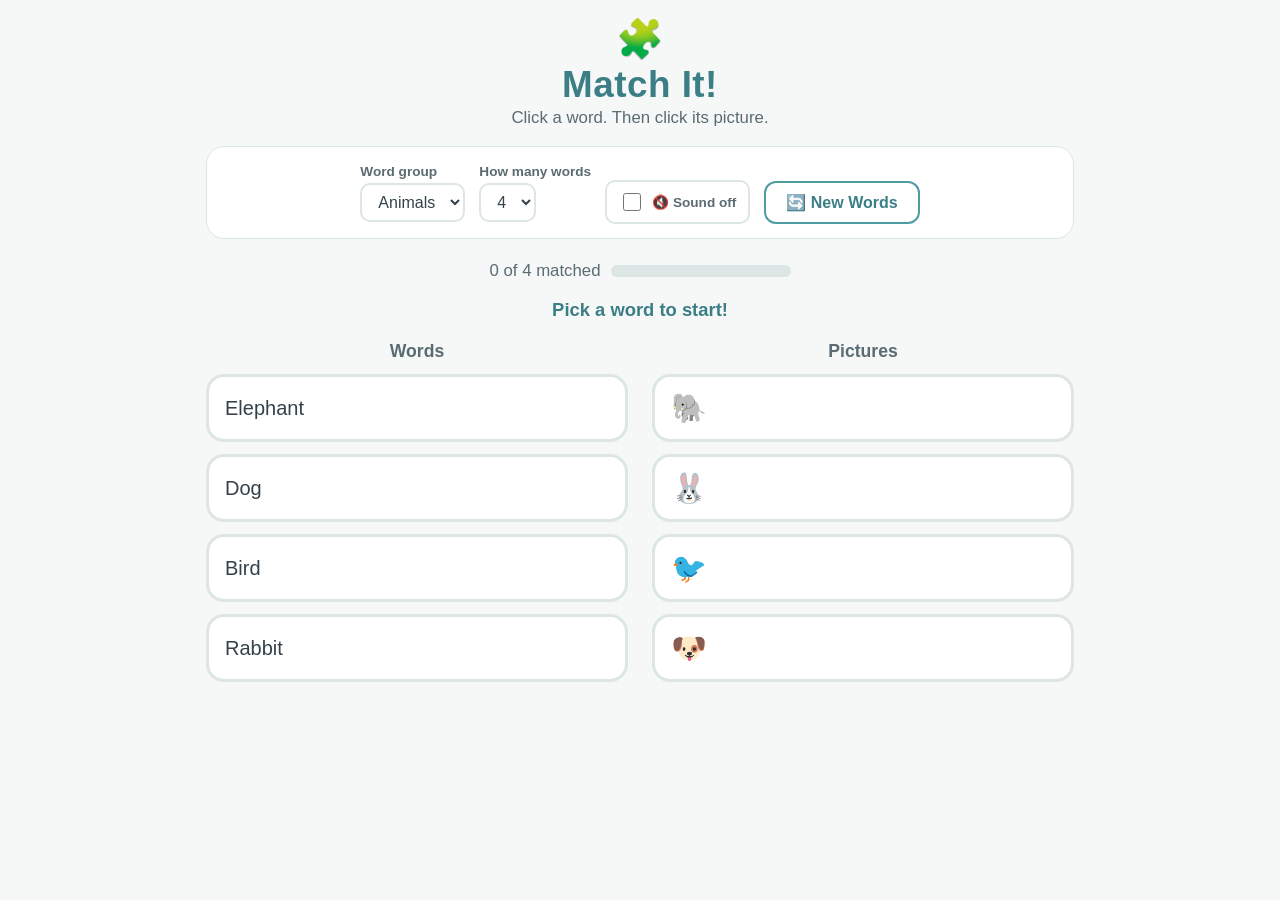
<file: match-words-game.html>
<!DOCTYPE html>
<html lang="en">
<head>
<meta charset="UTF-8">
<meta name="viewport" content="width=device-width, initial-scale=1.0">
<title>Match It! Word & Picture Game</title>
<style>
  :root{
    --bg: #F5F8F7;
    --panel: #FFFFFF;
    --ink: #33424A;
    --ink-soft: #5A6B72;
    --teal: #4F9CA3;
    --teal-dark: #3C7E85;
    --lilac: #9C8FC7;
    --success: #7FB88A;
    --success-bg: #E8F5EA;
    --try-again: #E3A857;
    --try-again-bg: #FBF1DF;
    --border: #DCE6E5;
    --focus: #2E6E75;
    --radius: 18px;
  }

  * { box-sizing: border-box; }

  html, body {
    margin: 0;
    padding: 0;
    background: var(--bg);
    color: var(--ink);
    font-family: 'Trebuchet MS', Verdana, 'Segoe UI', sans-serif;
    min-height: 100vh;
  }

  .app {
    max-width: 900px;
    margin: 0 auto;
    padding: 20px 16px 60px;
  }

  header {
    text-align: center;
    margin-bottom: 18px;
  }

  header h1 {
    font-size: clamp(1.6rem, 5vw, 2.3rem);
    margin: 6px 0 2px;
    color: var(--teal-dark);
    letter-spacing: 0.5px;
  }

  header p {
    margin: 0;
    color: var(--ink-soft);
    font-size: 1.05rem;
  }

  .header-icon {
    font-size: 2.4rem;
    line-height: 1;
  }

  .controls {
    background: var(--panel);
    border: 1px solid var(--border);
    border-radius: var(--radius);
    padding: 14px 18px;
    display: flex;
    flex-wrap: wrap;
    gap: 14px;
    align-items: center;
    justify-content: center;
    margin-bottom: 22px;
  }

  .control-group {
    display: flex;
    flex-direction: column;
    align-items: flex-start;
    gap: 4px;
  }

  .control-group label {
    font-size: 0.85rem;
    color: var(--ink-soft);
    font-weight: bold;
  }

  select, .icon-toggle {
    font-family: inherit;
    font-size: 1rem;
    padding: 8px 12px;
    border-radius: 10px;
    border: 2px solid var(--border);
    background: #fff;
    color: var(--ink);
  }

  select:focus, .icon-toggle:focus, button:focus, .card:focus {
    outline: 3px solid var(--focus);
    outline-offset: 2px;
  }

  .icon-toggle {
    display: flex;
    align-items: center;
    gap: 8px;
    cursor: pointer;
    user-select: none;
  }

  .icon-toggle input { width: 18px; height: 18px; cursor: pointer; }

  .btn {
    font-family: inherit;
    font-size: 1rem;
    font-weight: bold;
    padding: 10px 20px;
    border-radius: 12px;
    border: none;
    cursor: pointer;
    background: var(--teal);
    color: #fff;
    transition: background 0.15s ease, transform 0.1s ease;
  }
  .btn:hover { background: var(--teal-dark); }
  .btn:active { transform: scale(0.97); }
  .btn.secondary {
    background: #fff;
    color: var(--teal-dark);
    border: 2px solid var(--teal);
  }
  .btn.secondary:hover { background: #EAF4F4; }

  .status-bar {
    display: flex;
    justify-content: center;
    align-items: center;
    gap: 10px;
    margin-bottom: 18px;
    font-size: 1.05rem;
    color: var(--ink-soft);
  }

  .progress-track {
    width: 180px;
    height: 12px;
    background: var(--border);
    border-radius: 8px;
    overflow: hidden;
  }
  .progress-fill {
    height: 100%;
    background: var(--success);
    width: 0%;
    transition: width 0.3s ease;
  }

  .message-banner {
    text-align: center;
    min-height: 32px;
    font-size: 1.15rem;
    font-weight: bold;
    color: var(--teal-dark);
    margin-bottom: 10px;
    transition: opacity 0.2s ease;
  }

  .board {
    display: grid;
    grid-template-columns: 1fr 1fr;
    gap: 24px;
  }

  @media (max-width: 560px) {
    .board { gap: 14px; }
  }

  .column h2 {
    text-align: center;
    font-size: 1.1rem;
    color: var(--ink-soft);
    margin: 0 0 12px;
  }

  .card-list {
    display: flex;
    flex-direction: column;
    gap: 12px;
  }

  .card {
    background: var(--panel);
    border: 3px solid var(--border);
    border-radius: var(--radius);
    padding: 14px 16px;
    display: flex;
    align-items: center;
    gap: 12px;
    cursor: pointer;
    min-height: 68px;
    font-size: 1.25rem;
    color: var(--ink);
    transition: border-color 0.15s ease, background 0.15s ease, transform 0.1s ease;
  }

  .card .emoji { font-size: 1.8rem; }

  .card:hover:not(.matched) {
    border-color: var(--teal);
    transform: translateY(-1px);
  }

  .card.selected {
    border-color: var(--teal-dark);
    background: #EAF4F4;
  }

  .card.matched {
    border-color: var(--success);
    background: var(--success-bg);
    cursor: default;
    color: var(--ink-soft);
  }

  .card.matched .check {
    margin-left: auto;
    font-size: 1.3rem;
  }

  .card.shake {
    border-color: var(--try-again);
    background: var(--try-again-bg);
  }
  @media (prefers-reduced-motion: no-preference) {
    .card.shake { animation: shake 0.4s ease; }
  }
  @keyframes shake {
    0%, 100% { transform: translateX(0); }
    25% { transform: translateX(-4px); }
    75% { transform: translateX(4px); }
  }

  .card.pulse {
    animation: none;
  }
  @media (prefers-reduced-motion: no-preference) {
    .card.matched.pulse { animation: pulse 0.35s ease; }
  }
  @keyframes pulse {
    0% { transform: scale(1); }
    50% { transform: scale(1.03); }
    100% { transform: scale(1); }
  }

  .celebration {
    text-align: center;
    background: var(--success-bg);
    border: 2px solid var(--success);
    border-radius: var(--radius);
    padding: 26px 18px;
    margin-top: 10px;
  }
  .celebration .big-emoji { font-size: 3rem; }
  .celebration h2 { color: var(--teal-dark); margin: 6px 0; }
  .celebration p { color: var(--ink-soft); margin: 0 0 16px; }

  .sr-only {
    position: absolute;
    width: 1px; height: 1px;
    padding: 0; margin: -1px;
    overflow: hidden;
    clip: rect(0,0,0,0);
    white-space: nowrap; border: 0;
  }
</style>
</head>
<body>
<div class="app">
  <header>
    <div class="header-icon" aria-hidden="true">🧩</div>
    <h1>Match It!</h1>
    <p>Click a word. Then click its picture.</p>
  </header>

  <div class="controls">
    <div class="control-group">
      <label for="category-select">Word group</label>
      <select id="category-select">
        <option value="animals">Animals</option>
        <option value="fruits">Fruits</option>
        <option value="shapes">Shapes</option>
        <option value="colors">Colors</option>
      </select>
    </div>
    <div class="control-group">
      <label for="count-select">How many words</label>
      <select id="count-select">
        <option value="3">3</option>
        <option value="4" selected>4</option>
        <option value="5">5</option>
        <option value="6">6</option>
      </select>
    </div>
    <div class="control-group">
      <label for="sound-toggle">&nbsp;</label>
      <label class="icon-toggle" for="sound-toggle">
        <input type="checkbox" id="sound-toggle">
        <span id="sound-label">🔇 Sound off</span>
      </label>
    </div>
    <div class="control-group">
      <label>&nbsp;</label>
      <button class="btn secondary" id="new-round-btn">🔄 New Words</button>
    </div>
  </div>

  <div class="status-bar">
    <span id="progress-text">0 of 4 matched</span>
    <div class="progress-track" role="progressbar" aria-valuemin="0" aria-valuemax="4" aria-valuenow="0" id="progress-bar">
      <div class="progress-fill" id="progress-fill"></div>
    </div>
  </div>

  <div class="message-banner" id="message-banner" aria-live="polite">Pick a word to start!</div>

  <div class="board" id="board">
    <div class="column">
      <h2>Words</h2>
      <div class="card-list" id="words-list"></div>
    </div>
    <div class="column">
      <h2>Pictures</h2>
      <div class="card-list" id="pics-list"></div>
    </div>
  </div>

  <div class="celebration" id="celebration" style="display:none;" role="status">
    <div class="big-emoji" aria-hidden="true">🎉</div>
    <h2>Great job!</h2>
    <p>You matched every word with its picture.</p>
    <button class="btn" id="play-again-btn">Play Again</button>
  </div>
</div>

<script>
  const CATEGORIES = {
    animals: [
      { word: "Dog", emoji: "🐶" },
      { word: "Cat", emoji: "🐱" },
      { word: "Rabbit", emoji: "🐰" },
      { word: "Elephant", emoji: "🐘" },
      { word: "Lion", emoji: "🦁" },
      { word: "Turtle", emoji: "🐢" },
      { word: "Frog", emoji: "🐸" },
      { word: "Bird", emoji: "🐦" },
    ],
    fruits: [
      { word: "Apple", emoji: "🍎" },
      { word: "Banana", emoji: "🍌" },
      { word: "Grapes", emoji: "🍇" },
      { word: "Strawberry", emoji: "🍓" },
      { word: "Orange", emoji: "🍊" },
      { word: "Watermelon", emoji: "🍉" },
      { word: "Pineapple", emoji: "🍍" },
      { word: "Kiwi", emoji: "🥝" },
    ],
    shapes: [
      { word: "Circle", emoji: "🔵" },
      { word: "Square", emoji: "🟪" },
      { word: "Triangle", emoji: "🔺" },
      { word: "Star", emoji: "⭐" },
      { word: "Heart", emoji: "💛" },
      { word: "Diamond", emoji: "🔶" },
    ],
    colors: [
      { word: "Red", emoji: "🔴" },
      { word: "Blue", emoji: "🔵" },
      { word: "Green", emoji: "🟢" },
      { word: "Yellow", emoji: "🟡" },
      { word: "Purple", emoji: "🟣" },
      { word: "Orange", emoji: "🟠" },
    ],
  };

  const categorySelect = document.getElementById('category-select');
  const countSelect = document.getElementById('count-select');
  const soundToggle = document.getElementById('sound-toggle');
  const soundLabel = document.getElementById('sound-label');
  const newRoundBtn = document.getElementById('new-round-btn');
  const playAgainBtn = document.getElementById('play-again-btn');
  const wordsList = document.getElementById('words-list');
  const picsList = document.getElementById('pics-list');
  const board = document.getElementById('board');
  const celebration = document.getElementById('celebration');
  const messageBanner = document.getElementById('message-banner');
  const progressText = document.getElementById('progress-text');
  const progressFill = document.getElementById('progress-fill');
  const progressBar = document.getElementById('progress-bar');

  let pairs = [];
  let matchedCount = 0;
  let selectedWordId = null;
  let selectedPicId = null;
  let audioCtx = null;

  function shuffle(arr) {
    const a = arr.slice();
    for (let i = a.length - 1; i > 0; i--) {
      const j = Math.floor(Math.random() * (i + 1));
      [a[i], a[j]] = [a[j], a[i]];
    }
    return a;
  }

  function playTone(freqs, duration) {
    if (!soundToggle.checked) return;
    try {
      if (!audioCtx) audioCtx = new (window.AudioContext || window.webkitAudioContext)();
      const now = audioCtx.currentTime;
      freqs.forEach((freq, i) => {
        const osc = audioCtx.createOscillator();
        const gain = audioCtx.createGain();
        osc.type = 'sine';
        osc.frequency.value = freq;
        gain.gain.setValueAtTime(0.001, now);
        gain.gain.linearRampToValueAtTime(0.08, now + 0.02 + i * 0.08);
        gain.gain.exponentialRampToValueAtTime(0.001, now + duration + i * 0.08);
        osc.connect(gain);
        gain.connect(audioCtx.destination);
        osc.start(now + i * 0.08);
        osc.stop(now + duration + i * 0.08 + 0.05);
      });
    } catch (e) { /* audio not available, fail silently */ }
  }

  function playSuccessSound() { playTone([523.25, 659.25, 783.99], 0.25); } // C E G gentle chime
  function playTrySound() { playTone([349.23], 0.2); } // single soft low tone

  soundToggle.addEventListener('change', () => {
    soundLabel.textContent = soundToggle.checked ? '🔊 Sound on' : '🔇 Sound off';
  });

  function startRound() {
    const catKey = categorySelect.value;
    const count = parseInt(countSelect.value, 10);
    const source = CATEGORIES[catKey];
    const chosen = shuffle(source).slice(0, count);

    pairs = chosen.map((item, idx) => ({ id: 'pair-' + idx, word: item.word, emoji: item.emoji }));
    matchedCount = 0;
    selectedWordId = null;
    selectedPicId = null;

    celebration.style.display = 'none';
    board.style.display = 'grid';
    messageBanner.textContent = 'Pick a word to start!';

    renderColumn(wordsList, shuffle(pairs), 'word');
    renderColumn(picsList, shuffle(pairs), 'pic');
    updateProgress();
  }

  function renderColumn(container, items, type) {
    container.innerHTML = '';
    items.forEach(pair => {
      const card = document.createElement('div');
      card.className = 'card';
      card.tabIndex = 0;
      card.dataset.pairId = pair.id;
      card.dataset.type = type;
      card.setAttribute('role', 'button');

      if (type === 'word') {
        card.innerHTML = `<span>${pair.word}</span>`;
        card.setAttribute('aria-label', 'Word: ' + pair.word);
      } else {
        card.innerHTML = `<span class="emoji" aria-hidden="true">${pair.emoji}</span><span class="sr-only">picture</span>`;
        card.setAttribute('aria-label', 'Picture for a word');
      }

      card.addEventListener('click', () => handleCardClick(card, pair, type));
      card.addEventListener('keydown', (e) => {
        if (e.key === 'Enter' || e.key === ' ') {
          e.preventDefault();
          handleCardClick(card, pair, type);
        }
      });

      container.appendChild(card);
    });
  }

  function handleCardClick(card, pair, type) {
    if (card.classList.contains('matched')) return;

    if (type === 'word') {
      clearSelectionClass('word');
      selectedWordId = pair.id;
      card.classList.add('selected');
    } else {
      clearSelectionClass('pic');
      selectedPicId = pair.id;
      card.classList.add('selected');
    }

    if (selectedWordId && selectedPicId) {
      evaluateMatch();
    } else {
      messageBanner.textContent = type === 'word'
        ? 'Now find its picture!'
        : 'Now find its word!';
    }
  }

  function clearSelectionClass(type) {
    const list = type === 'word' ? wordsList : picsList;
    list.querySelectorAll('.card.selected').forEach(c => c.classList.remove('selected'));
  }

  function evaluateMatch() {
    const wordCard = wordsList.querySelector(`.card[data-pair-id="${selectedWordId}"][data-type="word"]`);
    const picCard = picsList.querySelector(`.card[data-pair-id="${selectedPicId}"][data-type="pic"]`);

    if (selectedWordId === selectedPicId) {
      wordCard.classList.remove('selected');
      picCard.classList.remove('selected');
      wordCard.classList.add('matched', 'pulse');
      picCard.classList.add('matched', 'pulse');
      wordCard.innerHTML += '<span class="check" aria-hidden="true">✅</span>';
      wordCard.tabIndex = -1;
      picCard.tabIndex = -1;
      matchedCount++;
      messageBanner.textContent = 'Great match! 🌟';
      playSuccessSound();
      updateProgress();

      if (matchedCount === pairs.length) {
        setTimeout(showCelebration, 500);
      }
    } else {
      wordCard.classList.add('shake');
      picCard.classList.add('shake');
      messageBanner.textContent = 'Not quite — try again!';
      playTrySound();
      setTimeout(() => {
        wordCard.classList.remove('shake', 'selected');
        picCard.classList.remove('shake', 'selected');
      }, 450);
    }

    selectedWordId = null;
    selectedPicId = null;
  }

  function updateProgress() {
    progressText.textContent = `${matchedCount} of ${pairs.length} matched`;
    const pct = pairs.length ? (matchedCount / pairs.length) * 100 : 0;
    progressFill.style.width = pct + '%';
    progressBar.setAttribute('aria-valuemax', pairs.length);
    progressBar.setAttribute('aria-valuenow', matchedCount);
  }

  function showCelebration() {
    board.style.display = 'none';
    messageBanner.textContent = '';
    celebration.style.display = 'block';
    celebration.focus?.();
  }

  newRoundBtn.addEventListener('click', startRound);
  playAgainBtn.addEventListener('click', startRound);
  categorySelect.addEventListener('change', startRound);
  countSelect.addEventListener('change', startRound);

  startRound();
</script>
</body>
</html>
</file>
